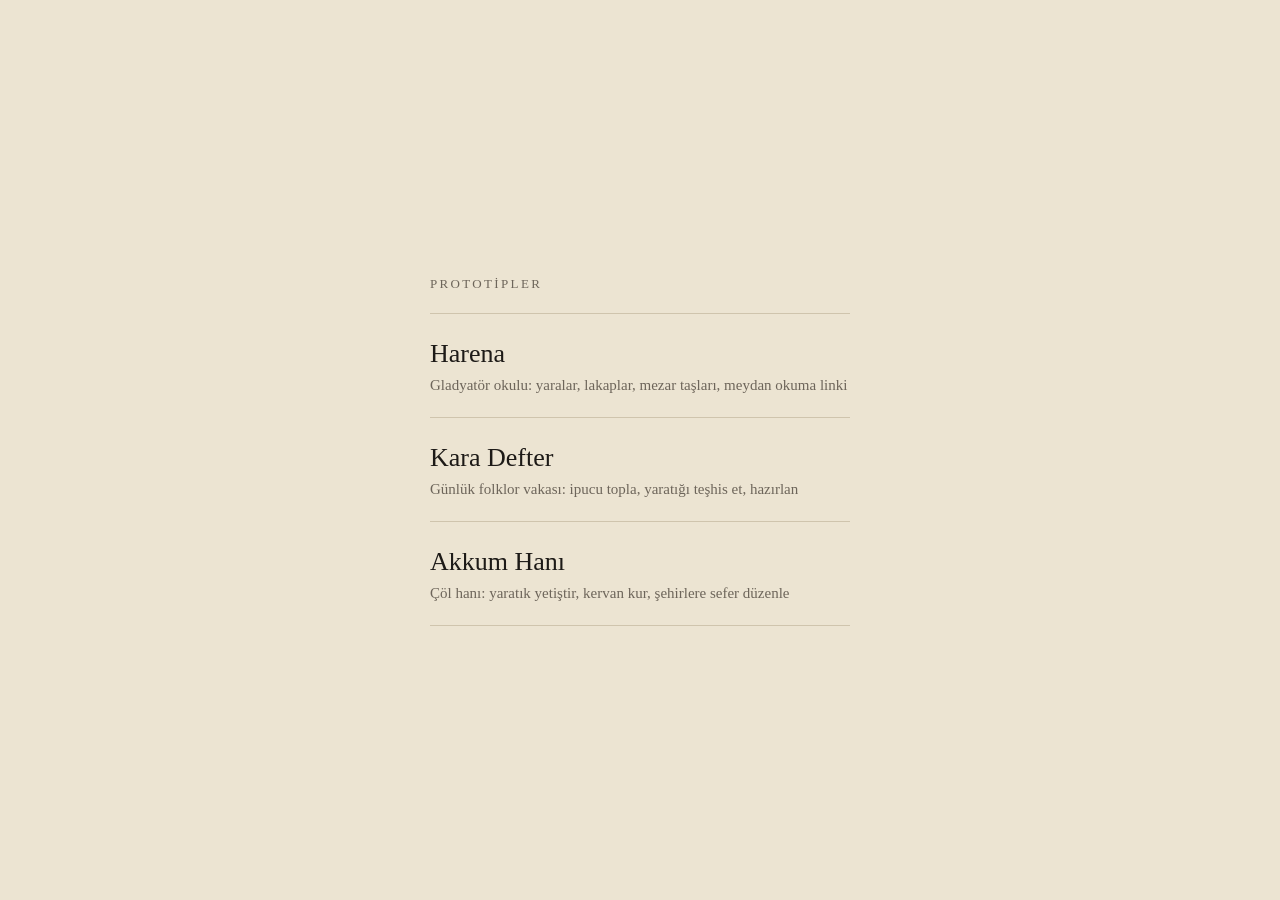
<file: index.html>
<!doctype html>
<html lang="tr">
<head>
<meta charset="utf-8">
<meta name="viewport" content="width=device-width, initial-scale=1, viewport-fit=cover">
<title>Prototipler</title>
<style>
  :root { --paper: #ece4d2; --ink: #1d1a17; --muted: #6d655a; --line: #cfc4ad; }
  * { box-sizing: border-box; }
  body { margin: 0; min-height: 100vh; background: var(--paper); color: var(--ink);
         font: 16px/1.5 Georgia, "Times New Roman", serif; display: grid; place-items: center; padding: 24px 16px; }
  main { width: 100%; max-width: 420px; }
  h1 { font-size: 13px; letter-spacing: .18em; text-transform: uppercase; color: var(--muted); font-weight: normal; margin: 0 0 20px; }
  a { display: block; padding: 20px 0; border-top: 1px solid var(--line); color: inherit; text-decoration: none; }
  a:last-child { border-bottom: 1px solid var(--line); }
  strong { display: block; font-size: 26px; font-weight: normal; }
  span { color: var(--muted); font-size: 15px; }
</style>
</head>
<body>
<main>
  <h1>Prototipler</h1>
  <a href="harena/"><strong>Harena</strong><span>Gladyatör okulu: yaralar, lakaplar, mezar taşları, meydan okuma linki</span></a>
  <a href="kara-defter/"><strong>Kara Defter</strong><span>Günlük folklor vakası: ipucu topla, yaratığı teşhis et, hazırlan</span></a>
  <a href="kervan/"><strong>Akkum Hanı</strong><span>Çöl hanı: yaratık yetiştir, kervan kur, şehirlere sefer düzenle</span></a>
</main>
</body>
</html>
</file>
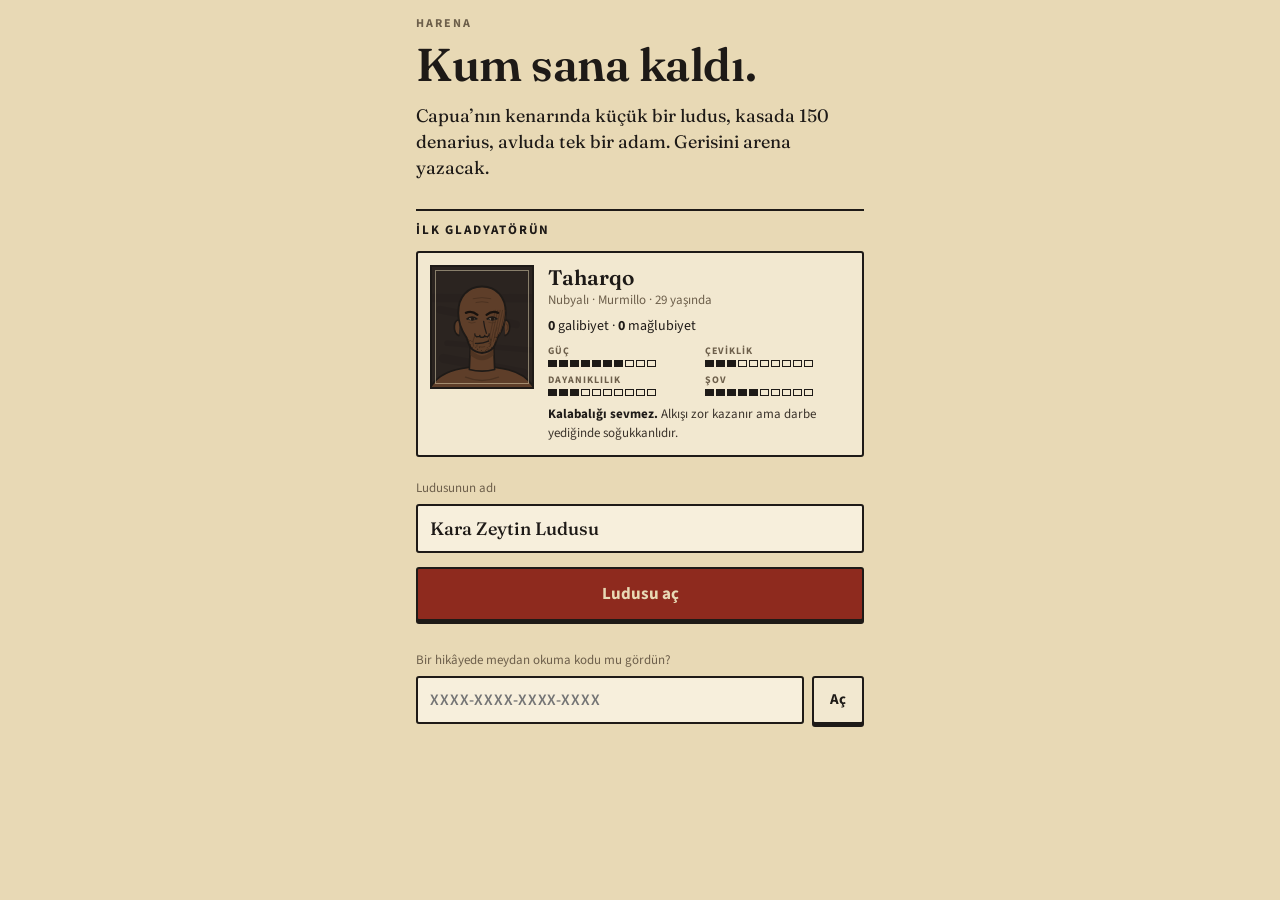
<file: harena/index.html>
<!doctype html>
<html lang="tr">
<head>
<meta charset="utf-8">
<meta name="viewport" content="width=device-width, initial-scale=1, viewport-fit=cover">
<meta name="theme-color" content="#E8D9B5">
<title>Harena</title>
<meta name="description" content="Küçük bir gladyatör okulu işlet. Yaralar kalıcı, ölüm gerçek, efsaneler paylaşılır.">
<link rel="preconnect" href="https://fonts.googleapis.com">
<link rel="preconnect" href="https://fonts.gstatic.com" crossorigin>
<link href="https://fonts.googleapis.com/css2?family=Fraunces:ital,opsz,wght@0,9..144,400..700;1,20,400..700&family=Source+Sans+3:wght@400;600;700&display=swap" rel="stylesheet">
<link rel="stylesheet" href="style.css">
</head>
<body>
<main id="app" aria-live="polite"></main>
<noscript><p style="padding:24px">Harena için JavaScript gerekiyor.</p></noscript>
<script type="module" src="js/main.js"></script>
</body>
</html>
</file>
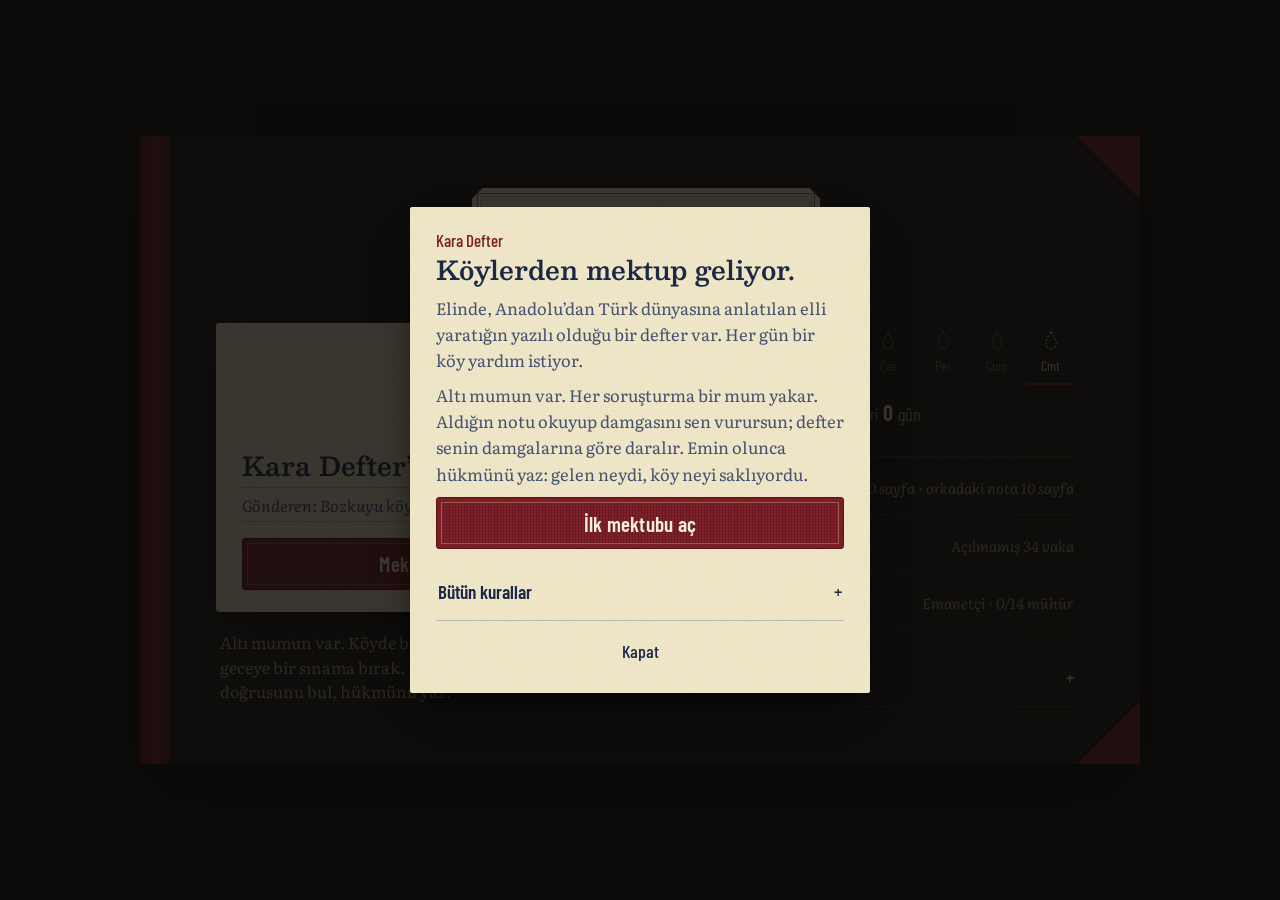
<file: kara-defter/index.html>
<!doctype html>
<html lang="tr">
<head>
<meta charset="utf-8">
<meta name="viewport" content="width=device-width, initial-scale=1, viewport-fit=cover">
<meta name="theme-color" content="#1B1916">
<meta name="color-scheme" content="light">
<title>Kara Defter</title>
<meta name="description" content="Her gün bir köyden bir vaka. Elli yaratıklık defterden doğrusunu bul, hükmünü yaz.">
<meta property="og:title" content="Kara Defter">
<meta property="og:description" content="Her gün bir köyden bir vaka. Bugünün vakasını sen çöz.">
<meta property="og:type" content="website">
<meta property="og:url" content="https://ayberkdikcinar.github.io/insta-games/kara-defter/">
<meta property="og:image" content="https://ayberkdikcinar.github.io/insta-games/kara-defter/assets/og.png">
<meta property="og:image:width" content="1200">
<meta property="og:image:height" content="630">
<meta property="og:locale" content="tr_TR">
<meta name="twitter:card" content="summary_large_image">
<link rel="manifest" href="manifest.webmanifest">
<link rel="apple-touch-icon" href="assets/apple-touch-icon.png">
<meta name="apple-mobile-web-app-capable" content="yes">
<meta name="apple-mobile-web-app-title" content="Kara Defter">
<link rel="icon" href="data:image/svg+xml,%3Csvg xmlns='http://www.w3.org/2000/svg' viewBox='0 0 32 32'%3E%3Crect width='32' height='32' rx='3' fill='%231B1916'/%3E%3Crect width='6' height='32' fill='%237B1E26'/%3E%3Cpath d='M32 22v10H22z' fill='%237B1E26'/%3E%3Cpath d='M18 6c4 6 6 9.500 6 12.500a6 6 0 0 1-12 0c0-3 2-6.500 6-12.500z' fill='%23F2A93B'/%3E%3Cpath d='M18 14c1.800 2.700 2.600 4.300 2.600 5.600a2.600 2.600 0 0 1-5.200 0c0-1.300.800-2.900 2.600-5.600z' fill='%23FBE3A6'/%3E%3C/svg%3E">
<link rel="preconnect" href="https://fonts.googleapis.com">
<link rel="preconnect" href="https://fonts.gstatic.com" crossorigin>
<link href="https://fonts.googleapis.com/css2?family=Barlow+Condensed:wght@500;600;700&family=Besley:ital,wght@0,500..800;1,500&family=Courier+Prime&family=Literata:ital,opsz,wght@0,7..72,400..600;1,7..72,400..500&display=swap" rel="stylesheet">
<link rel="stylesheet" href="style.css">
</head>
<body>
<svg width="0" height="0" style="position:absolute" aria-hidden="true" focusable="false">
  <defs>
    <filter id="ink" x="-5%" y="-5%" width="110%" height="110%">
      <feTurbulence type="fractalNoise" baseFrequency="0.045" numOctaves="2" seed="7" result="n"/>
      <feDisplacementMap in="SourceGraphic" in2="n" scale="3.2" xChannelSelector="R" yChannelSelector="G"/>
    </filter>
  </defs>
</svg>
<main id="app" class="app" aria-live="polite"></main>
<div id="dusk" class="dusk" aria-hidden="true"></div>
<div id="drawer" class="drawer" hidden></div>
<div id="sheet" class="sheet" hidden></div>
<div id="hunt" class="hunt" hidden></div>
<div id="modal" class="modal" hidden></div>
<div id="toast" class="toast" role="status" aria-live="polite"></div>
<noscript><p style="padding:24px;font-family:Georgia,serif">Kara Defter’i oynamak için JavaScript gerekli.</p></noscript>
<script type="module" src="js/main.js"></script>
</body>
</html>
</file>
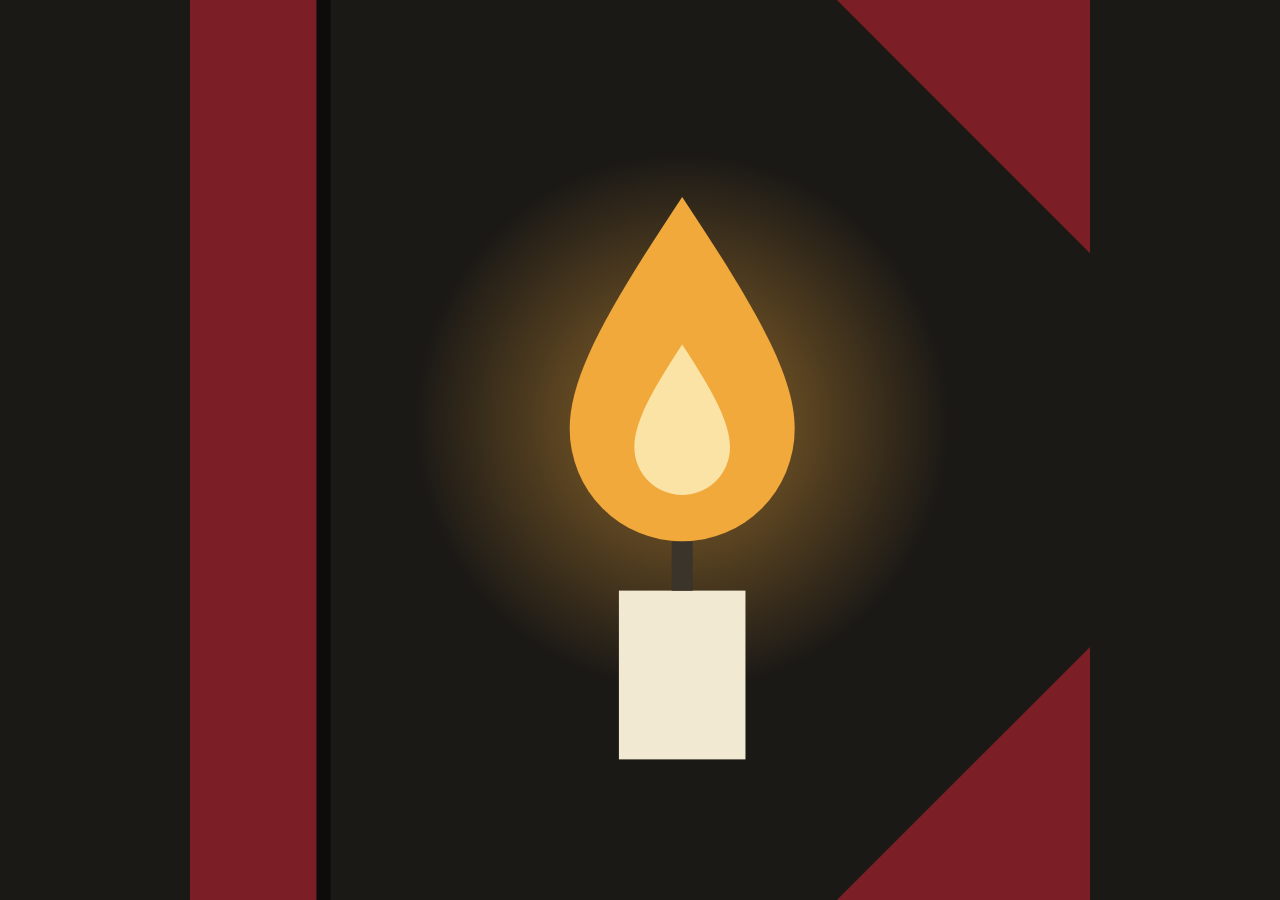
<file: kara-defter/tools/icon.html>
<!doctype html><html><head><meta charset="utf-8"><style>html,body{margin:0;background:#1B1916}svg{display:block;width:100vw;height:100vh}</style></head><body>
<!-- App icon: the ledger's cover (black cloth, bordo spine and corner) with one candle flame. Screenshot at 512, 192 and 180 px. -->
<svg viewBox="0 0 64 64" xmlns="http://www.w3.org/2000/svg">
  <defs><radialGradient id="g" cx="50%" cy="50%" r="50%"><stop offset="0" stop-color="#F2A93B" stop-opacity=".55"/><stop offset="1" stop-color="#F2A93B" stop-opacity="0"/></radialGradient></defs>
  <rect width="64" height="64" fill="#1B1916"/>
  <rect width="9" height="64" fill="#7B1E26"/><rect x="9" width="1" height="64" fill="#000" opacity=".5"/>
  <path d="M64 46v18H46z" fill="#7B1E26"/><path d="M64 0v18L46 0z" fill="#7B1E26"/>
  <circle cx="35" cy="30" r="19" fill="url(#g)"/>
  <path d="M35 14c5.300 8 8 12.700 8 16.500a8 8 0 0 1-16 0c0-3.800 2.700-8.500 8-16.500z" fill="#F2A93B"/>
  <path d="M35 24.500c2.300 3.500 3.400 5.600 3.400 7.300a3.400 3.400 0 0 1-6.800 0c0-1.700 1.100-3.800 3.400-7.300z" fill="#FBE3A6"/>
  <rect x="30.500" y="42" width="9" height="12" fill="#F1E9D2"/>
  <path d="M35 42v-3.500" stroke="#3A342A" stroke-width="1.500"/>
</svg></body></html>
</file>
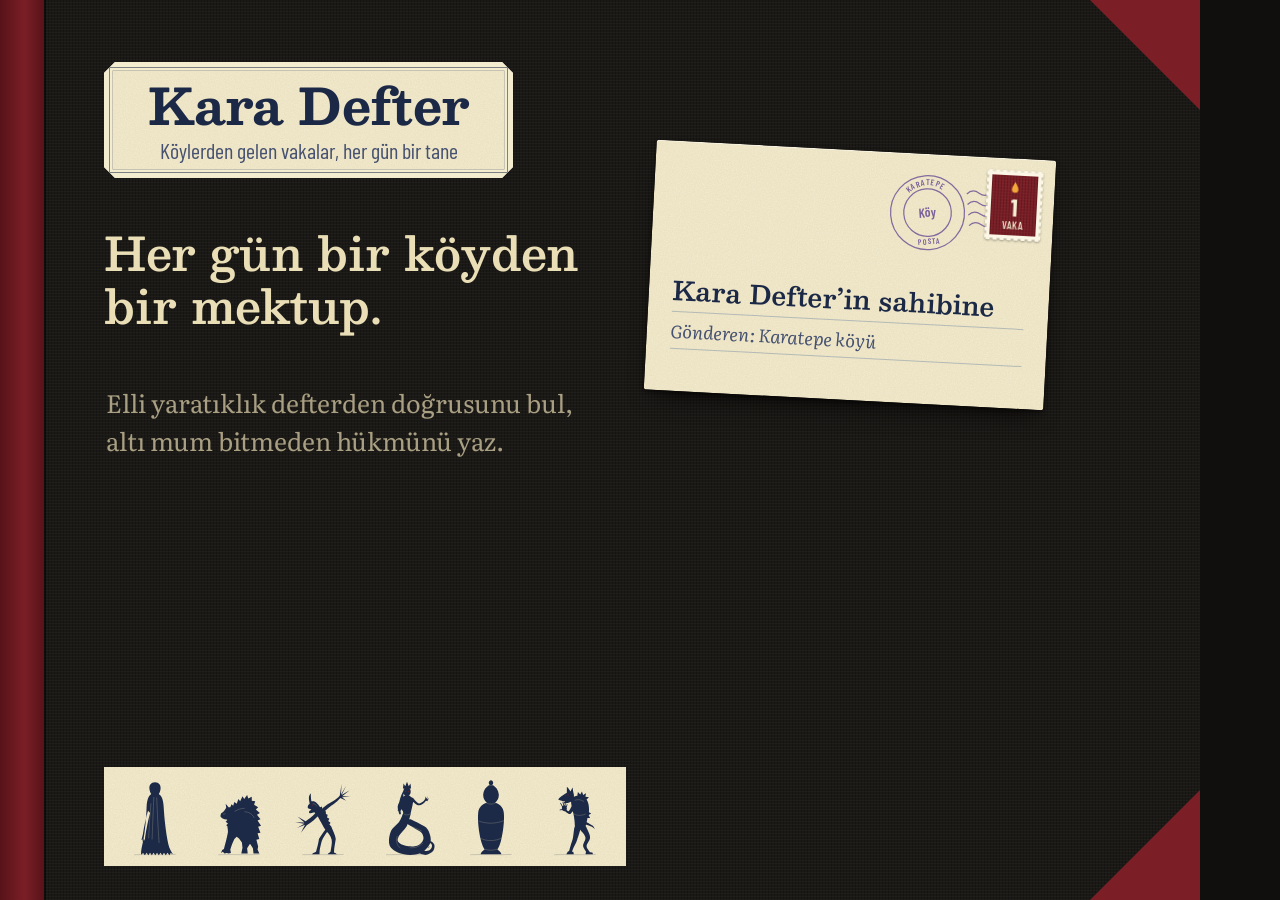
<file: kara-defter/tools/og.html>
<!doctype html>
<html lang="tr"><head><meta charset="utf-8">
<!-- Link preview, 1200×630: the closed ledger with today's envelope on it. Screenshot to assets/og.png. -->
<link href="https://fonts.googleapis.com/css2?family=Barlow+Condensed:wght@500;600;700&family=Besley:ital,wght@0,500..800;1,500&family=Literata:ital,opsz,wght@0,7..72,400..600;1,7..72,400..500&display=swap" rel="stylesheet">
<link rel="stylesheet" href="../style.css">
<style>
  html, body { margin: 0; width: 1200px; height: 630px; overflow: hidden; padding: 0; }
  body { position: relative; background-color: var(--cover); background-image: var(--weave); --ink: #E9DEB6; --ink-2: #A99F83; color: var(--ink); }
  .spine { position: absolute; left: 0; top: 0; bottom: 0; width: 44px; background: linear-gradient(90deg, var(--bordo-deep), var(--bordo) 55%, var(--bordo-deep)); box-shadow: 2px 0 0 rgba(0,0,0,.5); }
  .corner { position: absolute; right: 0; width: 110px; height: 110px; background: var(--bordo); }
  .corner.t { top: 0; clip-path: polygon(0 0, 100% 0, 100% 100%); }
  .corner.b { bottom: 0; clip-path: polygon(100% 0, 100% 100%, 0 100%); }
  .cover-label { position: absolute; left: 104px; top: 62px; margin: 0; padding: 14px 44px; }
  .label-title { font-size: 50px; }
  .label-sub { font-size: 22px; }
  .h { position: absolute; left: 104px; top: 226px; width: 500px; margin: 0; font-family: var(--display); font-weight: 600; font-size: 46px; line-height: 1.15; }
  .s { position: absolute; left: 106px; top: 384px; width: 480px; margin: 0; font-size: 25px; line-height: 1.5; color: var(--ink-2); }
  .envelope { position: absolute; right: 150px; top: 150px; width: 400px; min-height: 250px; padding: 22px 24px; transform: rotate(3deg); cursor: default; }
  .env-to { margin-top: 110px; font-size: 26px; }
  .env-from { margin-bottom: 4px; font-size: 18px; }
  .figs { position: absolute; left: 104px; bottom: 34px; display: flex; gap: 26px; align-items: flex-end; padding: 10px 22px 8px; background-color: var(--sheet); background-image: var(--grain); --ink: #1C2946; }
  .figs .sil { width: 58px; }
</style></head><body>
<svg width="0" height="0" style="position:absolute"><defs><filter id="ink" x="-5%" y="-5%" width="110%" height="110%"><feTurbulence type="fractalNoise" baseFrequency="0.045" numOctaves="2" seed="7" result="n"/><feDisplacementMap in="SourceGraphic" in2="n" scale="3.2" xChannelSelector="R" yChannelSelector="G"/></filter></defs></svg>
<div class="spine"></div><div class="corner t"></div><div class="corner b"></div>
<header class="cover-label"><p class="label-title">Kara Defter</p><p class="label-sub">Köylerden gelen vakalar, her gün bir tane</p></header>
<p class="h">Her gün bir köyden bir mektup.</p>
<p class="s">Elli yaratıklık defterden doğrusunu bul, altı mum bitmeden hükmünü yaz.</p>
<div class="envelope">
  <span class="env-post">
    <svg class="postmark" viewBox="0 0 150 100"><defs><path id="pm" d="M19 50 a31 31 0 0 1 62 0"/></defs><circle cx="50" cy="50" r="42"/><circle cx="50" cy="50" r="27"/>
      <text class="pm-name"><textPath href="#pm" startOffset="50%" text-anchor="middle">KARATEPE</textPath></text><text class="pm-date" x="50" y="55" text-anchor="middle">Köy</text><text class="pm-year" x="50" y="86" text-anchor="middle">POSTA</text>
      <path class="pm-wave" d="M96 32q7-6 14 0t14 0t14 0t14 0M96 44q7-6 14 0t14 0t14 0t14 0M96 56q7-6 14 0t14 0t14 0t14 0M96 68q7-6 14 0t14 0t14 0t14 0"/></svg>
    <span class="pul"><span class="pul-in"><svg viewBox="0 0 30 30"><path d="M15 3c4 7 6.5 11.5 6.5 15a6.5 6.5 0 0 1-13 0c0-3.5 2.5-8 6.5-15z"/></svg><b>1</b><i>VAKA</i></span></span>
  </span>
  <span class="env-to">Kara Defter’in sahibine</span>
  <span class="env-from">Gönderen: Karatepe köyü</span>
</div>
<div class="figs" id="figs"></div>
<script type="module">
  import { silhouette } from '../js/art.js';
  document.getElementById('figs').innerHTML = ['albasti', 'karakoncolos', 'surale', 'sahmeran', 'hortlak', 'kurtadam']
    .map((id) => silhouette(id)).join('');
</script></body></html>
</file>
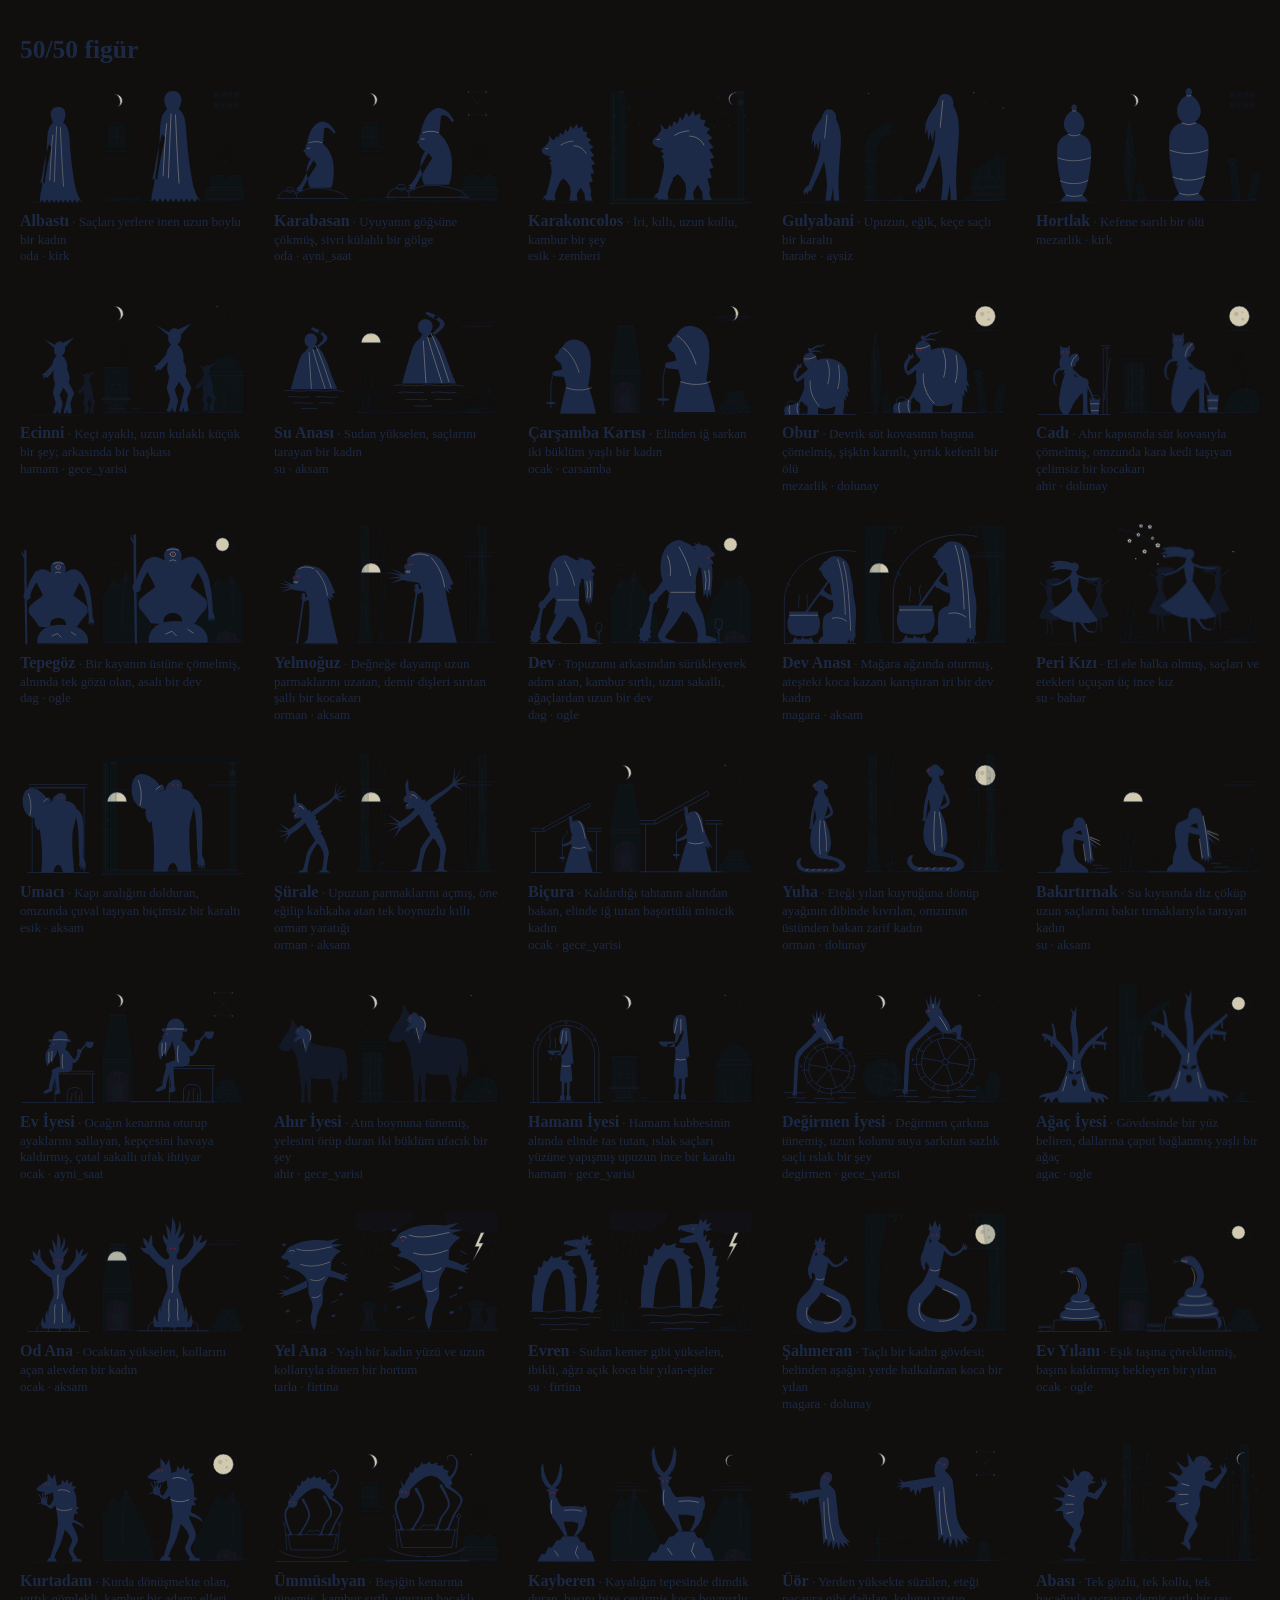
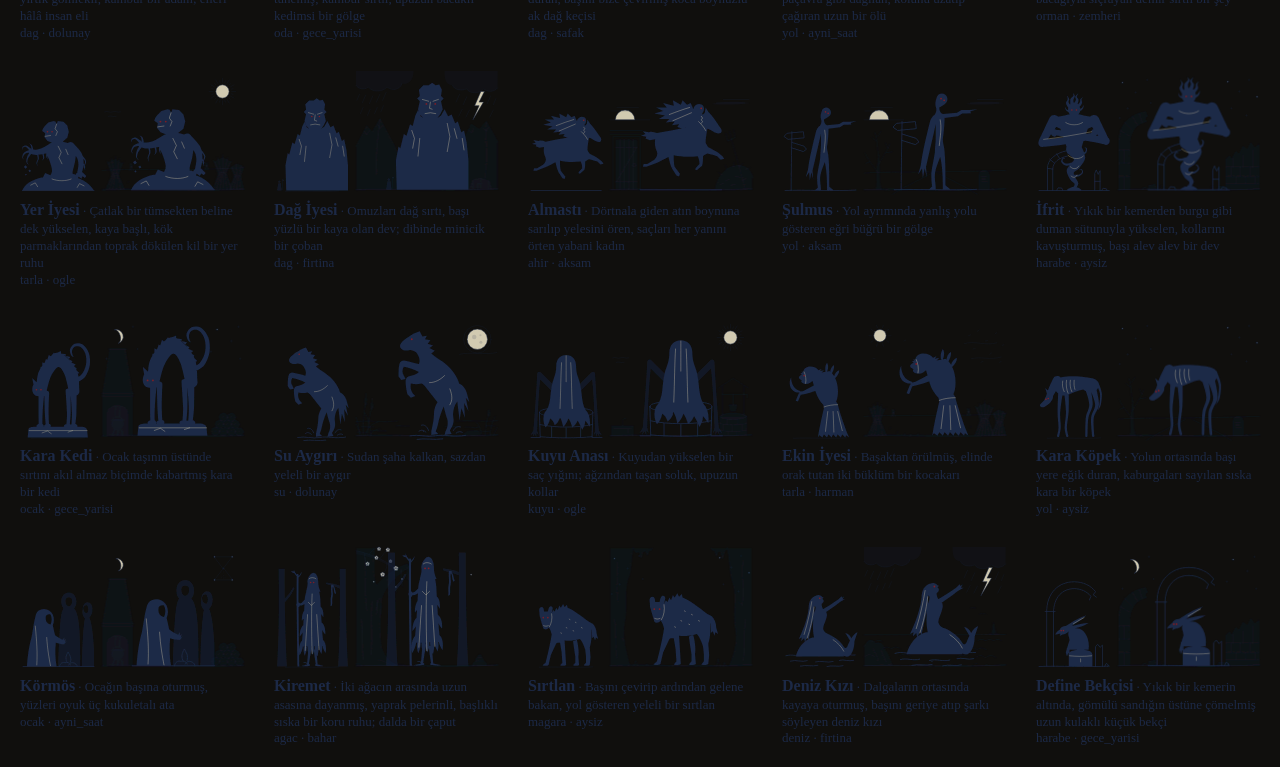
<file: kara-defter/tools/silhouettes.html>
<!doctype html>
<html lang="tr">
<head>
<meta charset="utf-8">
<meta name="viewport" content="width=device-width, initial-scale=1">
<title>Kara Defter · çizimler</title>
<link rel="stylesheet" href="../style.css">
<style>
  body { padding: 12px; }
  h2 { font-family: var(--display); margin: 18px 8px 4px; }
  .grid { display: grid; grid-template-columns: repeat(auto-fill, minmax(210px, 1fr)); gap: 14px; }
  figure { margin: 0; padding: 8px; border: 1px solid var(--rule); }
  figcaption { font-size: 13px; line-height: 1.3; margin-top: 4px; }
  figcaption b { font-family: var(--display); font-size: 16px; }
  .row3 { display: grid; grid-template-columns: 0.7fr 1.3fr; gap: 6px; align-items: end; }
  .night { background: var(--night); }
  .night .sil-body { fill: #0D0B09; }
  .night .sil-detail { stroke: #CBBD9C; opacity: 0.35; }
  .night .sil-line { stroke: #8A7D6C; }
  .night .sil-ground { stroke: #5B4F43; opacity: 1; }
  .night figcaption { color: #CBBD9C; }
</style>
</head>
<body>
<svg width="0" height="0" style="position:absolute"><defs><filter id="ink" x="-5%" y="-5%" width="110%" height="110%"><feTurbulence type="fractalNoise" baseFrequency="0.045" numOctaves="2" seed="7" result="n"/><feDisplacementMap in="SourceGraphic" in2="n" scale="3.2" xChannelSelector="R" yChannelSelector="G"/></filter></defs></svg>
<div id="out"></div>
<script type="module">
  // ?ids=a,b  only these figures · ?scenes=1 every backdrop and sky · ?night=1 night palette
  import { FIGURES, silhouette, plate } from '../js/art.js';
  import { SCENES, SKIES } from '../js/art/scenes.js';
  const q = new URLSearchParams(location.search);
  const night = q.has('night');
  const out = document.getElementById('out');
  if (night) document.body.classList.add('night');
  let roster = {};
  try { roster = Object.fromEntries((await import('../js/content/roster.js')).ROSTER.map((c) => [c.id, c])); } catch {}
  if (q.has('scenes')) {
    const ref = q.get('fig') || 'albasti';
    const skies = Object.keys(SKIES);
    out.innerHTML = `<h2>Sahneler (${Object.keys(SCENES).length}) · gökler (${skies.length})</h2><div class="grid">${
      Object.keys(SCENES).map((place, i) => `<figure>${plate(ref, { place, time: skies[i % skies.length] })}<figcaption><b>${place}</b> · ${skies[i % skies.length] || ''}</figcaption></figure>`).join('')
    }</div><h2>Gökler</h2><div class="grid">${skies.map((time) => `<figure>${plate(ref, { place: 'yol', time })}<figcaption><b>${time}</b></figcaption></figure>`).join('')}</div>`;
  } else {
    const ids = q.get('ids') ? q.get('ids').split(',') : Object.keys(roster).length ? Object.keys(roster) : Object.keys(FIGURES);
    out.innerHTML = `<h2>${ids.filter((id) => FIGURES[id]).length}/${ids.length} figür</h2><div class="grid">${ids.map((id) => {
      const r = roster[id];
      if (!FIGURES[id]) return `<figure><figcaption><b>${id}</b><br>çizilmedi</figcaption></figure>`;
      const place = r ? r.traits.yer[0] : 'yol';
      const time = r ? r.traits.zaman[0] : 'dolunay';
      return `<figure><div class="row3">${silhouette(id)}${plate(id, { place, time })}</div>
        <figcaption><b>${r ? r.name : id}</b> · ${FIGURES[id].label}<br>${place} · ${time}</figcaption></figure>`;
    }).join('')}</div>`;
  }
</script>
</body>
</html>
</file>
<file: harena/style.css>
:root {
  --sand: #E8D9B5;
  --paper: #F2E8D0;
  --paper-2: #F7EFDC;
  --ink: #1E1A17;
  --red: #8E2A1E;
  --ochre: #C8963E;
  --bronze: #A9783A;
  --green: #3F5A2E;
  --muted: #6D5F4B;
  --line: #CDBB94;
  --serif: "Fraunces", Georgia, serif;
  --sans: "Source Sans 3", "Helvetica Neue", Arial, sans-serif;
}

* { box-sizing: border-box; }
html { -webkit-text-size-adjust: 100%; }
body {
  margin: 0;
  background: var(--sand);
  color: var(--ink);
  font: 16px/1.45 var(--sans);
  -webkit-tap-highlight-color: transparent;
}
#app {
  max-width: 480px;
  margin: 0 auto;
  padding: calc(16px + env(safe-area-inset-top)) 16px calc(104px + env(safe-area-inset-bottom));
  min-height: 100vh;
}
button, input { font: inherit; color: inherit; }
button { cursor: pointer; }
h1, h2, h3, p { margin: 0; }

.kicker {
  font: 700 12px/1.3 var(--sans);
  letter-spacing: .16em;
  text-transform: uppercase;
  color: var(--muted);
}
h1 { font: 600 30px/1.12 var(--serif); letter-spacing: -.01em; margin: 6px 0 10px; }
.display { font-size: 46px; line-height: 1.02; margin: 10px 0 14px; }
.lead { font: 400 18px/1.45 var(--serif); margin: 4px 0 14px; }
.note {
  background: var(--paper);
  border-left: 4px solid var(--ochre);
  padding: 10px 12px;
  font-size: 14px;
  margin: 12px 0;
}
.note.small { font-size: 13px; margin-top: -4px; }
.hint { font: italic 400 14px/1.4 var(--serif); color: var(--muted); margin-top: 8px; }

/* buttons */
.btn {
  display: inline-flex; align-items: center; justify-content: center; gap: 6px;
  font: 700 15px/1.2 var(--sans);
  padding: 12px 16px;
  border: 2px solid var(--ink);
  background: var(--paper);
  color: var(--ink);
  border-radius: 3px;
  box-shadow: 0 3px 0 var(--ink);
  text-decoration: none;
  transition: transform .06s, box-shadow .06s;
}
.btn:active:not(:disabled) { transform: translateY(2px); box-shadow: 0 1px 0 var(--ink); }
.btn.primary { background: var(--red); color: var(--sand); }
.btn.big { width: 100%; font-size: 17px; padding: 15px 18px; }
.btn.small { padding: 8px 11px; font-size: 13px; box-shadow: 0 2px 0 var(--ink); }
.btn.ghost { background: transparent; border-color: transparent; box-shadow: none; text-decoration: underline; text-underline-offset: 3px; }
.btn:disabled { opacity: .42; cursor: not-allowed; }
.btn .coin { width: 15px; height: 15px; }

.purse { display: inline-flex; align-items: center; gap: 6px; font: 700 18px var(--sans); white-space: nowrap; }
.coin { width: 18px; height: 18px; flex: none; }

/* gladiator card */
.gcard {
  display: grid;
  grid-template-columns: 104px 1fr;
  gap: 14px;
  background: var(--paper);
  border: 2px solid var(--ink);
  border-radius: 3px;
  padding: 12px;
  margin: 12px 0;
}
.gcard .portrait svg { width: 104px; height: auto; display: block; border: 2px solid var(--ink); }
.ginfo { min-width: 0; }
.ginfo h3 { font: 600 21px/1.15 var(--serif); }
.ginfo h3 em, .hp em { font-style: italic; font-weight: 500; color: var(--red); }
.meta { font-size: 13px; color: var(--muted); margin-top: 2px; }
.rec { font-size: 14px; margin: 6px 0 8px; }
.stats { display: grid; grid-template-columns: 1fr 1fr; gap: 6px 12px; margin: 0; }
.stats div { min-width: 0; }
.stats dt { font: 700 10px var(--sans); letter-spacing: .1em; text-transform: uppercase; color: var(--muted); }
.stats dd { margin: 2px 0 0; }
.bar { display: flex; gap: 2px; }
.bar i { flex: 1; max-width: 9px; height: 7px; border: 1.5px solid var(--ink); }
.bar i.on { background: var(--ink); }
.quirk { font-size: 13px; margin-top: 9px; color: #3b332b; }
.quirk span { font-weight: 700; color: var(--ink); }
.chips { list-style: none; padding: 0; margin: 8px 0 0; display: flex; flex-wrap: wrap; gap: 5px; }
.chips li { border: 1.5px solid var(--red); color: var(--red); font: 700 12px var(--sans); padding: 2px 8px; border-radius: 99px; }
.condrow { margin-top: 9px; }
.cond { font: 700 13px var(--sans); color: var(--muted); }
.cond.ok { color: var(--green); }
.cond.hurt { color: var(--red); }
.gactions { display: flex; flex-wrap: wrap; gap: 8px; margin-top: 12px; }
.sold { font: 700 13px var(--sans); color: var(--muted); text-transform: uppercase; letter-spacing: .1em; }

/* ludus */
.topbar { display: flex; justify-content: space-between; align-items: flex-end; gap: 12px; margin-bottom: 14px; }
.topbar h1 { margin-bottom: 0; }
.ferman-banner {
  display: grid; gap: 4px; width: 100%; text-align: left;
  background: var(--ink); color: var(--sand);
  border: 0; border-radius: 3px; padding: 14px 16px;
}
.ferman-banner .kicker { color: var(--ochre); }
.ferman-text { font: italic 500 19px/1.3 var(--serif); }
.ferman-state { font: 600 13px var(--sans); color: #CBBB98; }
.section {
  font: 700 13px var(--sans); letter-spacing: .14em; text-transform: uppercase;
  border-top: 2px solid var(--ink); padding-top: 10px; margin: 28px 0 2px;
  display: flex; justify-content: space-between;
}
.section small { font-size: 13px; color: var(--muted); letter-spacing: .06em; }
.slot {
  display: flex; justify-content: space-between; align-items: baseline;
  width: 100%; margin: 10px 0 0; padding: 18px 16px;
  border: 2px dashed var(--muted); border-radius: 3px; background: transparent;
  font: 500 18px var(--serif); text-align: left;
}
.slot span { font: 700 13px var(--sans); color: var(--muted); }
.slot.locked { opacity: .55; border-style: dotted; }
.graves, .trophies { list-style: none; padding: 0; margin: 8px 0 0; }
.graves button, .trophies li {
  display: flex; gap: 12px; align-items: center; width: 100%; text-align: left;
  background: none; border: 0; border-bottom: 1px solid var(--line); padding: 10px 0;
}
.graves b, .trophies b { font: 600 17px var(--serif); }
.graves small, .trophies small { display: block; font-size: 13px; color: var(--muted); }
.stone { flex: none; width: 20px; height: 26px; background: #BDB3A1; border: 2px solid var(--ink); border-radius: 10px 10px 2px 2px; }
.helm { flex: none; width: 24px; height: 18px; background: var(--bronze); border: 2px solid var(--ink); border-radius: 12px 12px 3px 3px; position: relative; }
.helm::after { content: ''; position: absolute; left: -5px; right: -5px; bottom: -2px; height: 4px; background: var(--bronze); border: 2px solid var(--ink); border-radius: 2px; }

.codeform { margin: 30px 0 8px; }
.codeform label, .field label { display: block; font-size: 13px; color: var(--muted); margin-bottom: 6px; }
.coderow { display: flex; gap: 8px; }
.coderow input, .field input {
  flex: 1; min-width: 0;
  font: 600 16px var(--sans); letter-spacing: .06em;
  padding: 11px 12px; border: 2px solid var(--ink); border-radius: 3px; background: var(--paper-2);
}
.field { margin: 22px 0 6px; }
.field input { width: 100%; letter-spacing: 0; font: 500 18px var(--serif); margin-bottom: 14px; }

.actionbar {
  position: fixed; bottom: 0; left: 50%; transform: translateX(-50%);
  width: min(480px, 100%);
  display: grid; grid-template-columns: 1fr 1.25fr 1fr; gap: 8px;
  padding: 10px 16px calc(12px + env(safe-area-inset-bottom));
  background: rgba(232, 217, 181, .97);
  border-top: 2px solid var(--ink);
  z-index: 10;
}
.actionbar .btn { padding: 12px 6px; }

.subbar { display: grid; grid-template-columns: auto 1fr auto; align-items: center; gap: 10px; margin-bottom: 14px; }
.subbar .kicker { text-align: center; }
.back { background: none; border: 0; font: 700 15px var(--sans); padding: 6px 0; }

/* setup */
.step { display: flex; align-items: center; gap: 10px; font: 600 20px var(--serif); margin: 26px 0 10px; }
.step span { display: inline-grid; place-items: center; width: 26px; height: 26px; border: 2px solid var(--ink); border-radius: 50%; font: 700 13px var(--sans); }
.picks, .opps { display: grid; gap: 8px; }
.pick, .opp {
  display: grid; grid-template-columns: 52px 1fr; gap: 12px; align-items: center; text-align: left;
  padding: 8px 10px 8px 8px; background: var(--paper); border: 2px solid var(--line); border-radius: 3px;
}
.pick.sel, .opp.sel { border-color: var(--ink); background: var(--paper-2); box-shadow: inset 4px 0 0 var(--red); }
.opp:disabled { cursor: default; opacity: 1; }
.mini svg { width: 52px; height: auto; display: block; border: 1.5px solid var(--ink); }
.otext b { display: block; font: 600 17px/1.2 var(--serif); }
.otext small { display: block; font-size: 13px; color: var(--muted); }
.tier { display: block; font: 700 11px var(--sans); letter-spacing: .14em; text-transform: uppercase; }
.tier.t0 { color: var(--green); }
.tier.t1 { color: #8A6420; }
.tier.t2 { color: var(--red); }
.arms { display: grid; grid-template-columns: repeat(3, 1fr); gap: 8px; }
.arm {
  display: flex; flex-direction: column; align-items: flex-start; gap: 2px; text-align: left;
  padding: 10px 7px; border: 2px solid var(--line); background: var(--paper); border-radius: 3px; min-width: 0;
}
.arm b { font: 600 13.5px var(--serif); letter-spacing: -.01em; white-space: nowrap; }
.arm small { font-size: 12px; color: var(--muted); line-height: 1.25; }
.arm.sel { background: var(--ink); border-color: var(--ink); color: var(--sand); }
.arm.sel small { color: #CBBB98; }
.tag { margin-top: 6px; font: 700 10px var(--sans); letter-spacing: .1em; text-transform: uppercase; padding: 2px 6px; border: 1.5px solid currentColor; border-radius: 2px; color: var(--muted); }
.tag.good { color: var(--green); }
.tag.bad { color: var(--red); }
.arm.sel .tag { color: #CBBB98; }
.arm.sel .tag.good { color: #B9CF8C; }
.arm.sel .tag.bad { color: #EBA48E; }
.arm:disabled { opacity: .45; cursor: not-allowed; }
.stances { display: grid; gap: 8px; }
.stance { text-align: left; padding: 11px 12px; border: 2px solid var(--line); background: var(--paper); border-radius: 3px; }
.stance b { font: 600 17px var(--serif); }
.stance small { display: block; font-size: 13px; color: var(--muted); }
.stance.sel { border-color: var(--ink); background: var(--paper-2); box-shadow: inset 4px 0 0 var(--red); }
.go { margin-top: 24px; }
.go p { text-align: center; font-size: 14px; color: var(--muted); margin-bottom: 10px; }
.rule { font: italic 500 20px/1.35 var(--serif); border-left: 4px solid var(--red); padding-left: 12px; margin-bottom: 6px; }

/* fight */
.fight { padding-top: 4px; }
.hprow { display: grid; grid-template-columns: 1fr auto 1fr; gap: 10px; align-items: end; }
.hp b { display: block; font: 600 17px/1.15 var(--serif); }
.hp em { display: block; font: italic 500 13px var(--serif); color: var(--red); margin-bottom: 2px; }
.hp.right { text-align: right; }
.hpbar { height: 12px; border: 2px solid var(--ink); background: var(--paper-2); margin-top: 6px; display: flex; }
.hpbar i { display: block; height: 100%; background: var(--red); transition: width .35s ease-out; }
.hp.right .hpbar { justify-content: flex-end; }
.hp.right .hpbar i { background: #3F4A35; }
.vs { font: 700 10px/1.5 var(--sans); letter-spacing: .1em; text-transform: uppercase; color: var(--muted); text-align: center; padding-bottom: 2px; }
.arena { position: relative; margin: 12px -16px 0; background: #2E241F; border-top: 2px solid var(--ink); border-bottom: 2px solid var(--ink); }
.arena-canvas { display: block; margin: 0 auto; }
.arena-overlay { position: absolute; inset: 0; display: flex; justify-content: center; align-items: flex-start; padding-top: 9%; pointer-events: none; }
.verdict {
  text-align: center; background: rgba(232, 217, 181, .95); border: 2px solid var(--ink);
  padding: 10px 26px 12px; animation: pop .35s ease-out;
}
.verdict strong { display: block; font: italic 700 42px/1.1 var(--serif); color: var(--red); }
.verdict span { display: block; font: 700 12px var(--sans); letter-spacing: .2em; text-transform: uppercase; }
.verdict.dark { background: rgba(30, 26, 23, .94); color: var(--sand); }
.verdict.dark strong { color: var(--sand); }
@keyframes pop { from { transform: scale(.88); opacity: 0; } to { transform: none; opacity: 1; } }
.crowd { display: grid; grid-template-columns: auto 1fr auto; gap: 10px; align-items: center; margin: 14px 0 6px; }
.crowd span { font: 700 11px var(--sans); letter-spacing: .14em; text-transform: uppercase; color: var(--muted); }
.crowd b { font: 700 14px var(--sans); min-width: 26px; text-align: right; }
.meter { height: 8px; background: var(--line); }
.meter i { display: block; height: 100%; background: var(--ochre); transition: width .35s ease-out; }
.log { list-style: none; padding: 0; margin: 0; min-height: 132px; }
.log li { font: 400 16px/1.35 var(--serif); padding: 7px 0; border-bottom: 1px solid var(--line); opacity: .5; }
.log li:first-child { opacity: 1; }
.log li.strong { font-weight: 600; }
.skip { display: flex; margin: 10px 0 0 auto; }

/* result */
.outcome { font: 700 58px/1 var(--serif); margin: 8px 0 8px; }
.outcome.won { color: var(--red); }
.changes { list-style: none; padding: 0; margin: 6px 0 0; }
.changes li { padding: 10px 0; border-bottom: 1px solid var(--line); font-size: 16px; }
.changes li small { color: var(--muted); }
.changes .bad { color: var(--red); }
.changes .good { color: var(--green); }
.buttons { display: grid; gap: 10px; margin-top: 22px; }

/* epitaph */
.screen.epitaph {
  margin: calc(-16px - env(safe-area-inset-top)) -16px calc(-104px - env(safe-area-inset-bottom));
  padding: calc(20px + env(safe-area-inset-top)) 16px 48px;
  background: #241D19; color: var(--sand); min-height: 100vh;
}
.epitaph .kicker { color: var(--ochre); }
.epitaph .back { color: var(--sand); }
.epitaph .ghost { color: var(--sand); }
.stele {
  margin: 18px 6px 0;
  background: #BDB3A1;
  border: 3px solid var(--ink);
  border-radius: 190px 190px 4px 4px;
  box-shadow: inset 0 0 0 11px #BDB3A1, inset 0 0 0 13px #968C79;
  padding: 44px 26px 34px;
  text-align: center;
  color: #3F382F;
  text-shadow: 0 1px 0 #D9D0BF;
}
.dm { font: 600 22px var(--serif); letter-spacing: .32em; }
.medal { width: 118px; height: 118px; border-radius: 50%; overflow: hidden; margin: 12px auto 14px; border: 3px solid #5E564A; filter: grayscale(1) sepia(.2) contrast(.92); }
.medal svg { display: block; width: 118px; height: auto; margin-top: -4px; }
.stele h1 { font: 600 32px/1.1 var(--serif); letter-spacing: .06em; margin: 0; color: #3F382F; }
.snick { font: italic 500 20px var(--serif); color: #5A2A20; margin-top: 4px; }
.sline { font: 700 11px var(--sans); letter-spacing: .14em; color: #5E564A; margin: 12px 0 10px; }
.sorigin { font: 400 17px/1.4 var(--serif); }
.smain { font: italic 500 21px/1.4 var(--serif); color: #2E2822; margin: 14px 0 0; }
.sextra { font: 400 16px var(--serif); margin-top: 10px; }
.send { font: 400 15px var(--serif); color: #5E564A; margin-top: 14px; }

/* ferman / challenge */
.rule-title { font: italic 500 26px/1.25 var(--serif); }
.done { background: var(--ink); color: var(--sand); padding: 14px 16px; border-radius: 3px; margin-top: 12px; }
.done .kicker { color: var(--ochre); }
.done .big { font: 600 24px var(--serif); margin: 4px 0; }
.challenge h1 { font-size: 27px; }

/* share sheet */
.sheet-wrap {
  position: fixed; inset: 0; z-index: 50;
  background: rgba(18, 14, 12, .8);
  display: flex; align-items: flex-end; justify-content: center;
}
.sheet {
  width: min(480px, 100%); max-height: 96vh; overflow: auto;
  background: var(--sand); border-top: 2px solid var(--ink);
  padding: 16px 16px calc(16px + env(safe-area-inset-bottom));
  animation: up .25s ease-out;
}
@keyframes up { from { transform: translateY(30px); opacity: 0; } to { transform: none; opacity: 1; } }
.sheet-img { display: block; height: min(56vh, 520px); width: auto; max-width: 100%; margin: 0 auto; border: 2px solid var(--ink); }
.sheet-hint { font-size: 13px; color: var(--muted); text-align: center; margin: 10px 0 12px; }
.sheet-actions { display: grid; grid-template-columns: 1fr 1fr; gap: 8px; }
.sheet-actions .primary, .sheet-actions .ghost { grid-column: 1 / -1; }
.sheet-link { font-size: 12px; word-break: break-all; color: var(--muted); margin-top: 10px; text-align: center; }

.toast {
  position: fixed; left: 50%; bottom: calc(86px + env(safe-area-inset-bottom)); transform: translate(-50%, 10px);
  background: var(--ink); color: var(--sand); padding: 10px 14px; border-radius: 3px;
  font: 600 14px var(--sans); max-width: calc(100% - 32px); width: max-content;
  opacity: 0; pointer-events: none; transition: opacity .2s, transform .2s; z-index: 60;
}
.toast.on { opacity: 1; transform: translate(-50%, 0); }

@media (max-width: 360px) {
  .gcard { grid-template-columns: 84px 1fr; gap: 10px; }
  .gcard .portrait svg { width: 84px; }
  .arms { grid-template-columns: 1fr; }
  .display { font-size: 38px; }
}
</file>
<file: kara-defter/style.css>
/* Kara Defter — "kara kaplı defter": a black cloth ledger with a bordo spine, on a table at night.
   Outside the book everything is dark and lit by the candles; whatever is read sits on straw paper in blue-black ink.
   Type: Besley = the ledger's printed label and every name and title, Literata = what is read, Barlow Condensed = the ledger's printed furniture,
   Courier Prime = letters typed in an office. */

:root {
  --table: #100F0D;
  --cover: #1B1916;
  --bordo: #7B1E26;
  --bordo-deep: #571319;
  --paper: #E9DEB6;
  --sheet: #F4ECCF;
  --paper-lo: #DBCD9E;
  --mor: #5B3B8F;
  --kenar: rgba(200, 100, 92, 0.8);
  --flame: #F2A93B;
  --flame-core: #FBE3A6;
  --wax: #F1E9D2;
  --night: #0C0B09;

  /* ink on paper; dark surfaces re-point these (see "surfaces") */
  --ink: #1C2946;
  --ink-2: #455170;
  --ink-3: #76809A;
  --line: rgba(98, 124, 158, 0.42);

  --display: "Besley", Georgia, "Times New Roman", serif;
  --read: "Literata", Georgia, "Times New Roman", serif;
  --form: "Barlow Condensed", "Arial Narrow", "Helvetica Neue", sans-serif;
  --type: "Courier Prime", "Courier New", monospace;

  --pt: max(10px, env(safe-area-inset-top));
  --pl: 44px;
  --pr: 18px;
  --lit: 1;
  --margin-line: linear-gradient(90deg, transparent 26px, var(--kenar) 26px 27px, transparent 27px 29.5px, var(--kenar) 29.5px 30.5px, transparent 30.5px);

  --grain: url("data:image/svg+xml,%3Csvg xmlns='http://www.w3.org/2000/svg' width='240' height='240'%3E%3Cfilter id='n'%3E%3CfeTurbulence type='fractalNoise' baseFrequency='.8' numOctaves='3' stitchTiles='stitch'/%3E%3CfeColorMatrix values='0 0 0 0 .32 0 0 0 0 .26 0 0 0 0 .1 .14 0 0 0 0'/%3E%3C/filter%3E%3Crect width='100%25' height='100%25' filter='url(%23n)'/%3E%3C/svg%3E");
  --weave: repeating-linear-gradient(0deg, rgba(255, 244, 214, 0.028) 0 1px, transparent 1px 3px), repeating-linear-gradient(90deg, rgba(0, 0, 0, 0.2) 0 1px, transparent 1px 3px);
  color-scheme: light;
}

* { box-sizing: border-box; }
[hidden] { display: none !important; }
html { -webkit-text-size-adjust: 100%; background: var(--table); }

body {
  margin: 0;
  min-height: 100vh;
  background: var(--table);
  color: var(--ink);
  font-family: var(--read);
  font-size: 17px;
  line-height: 1.6;
  font-variant-numeric: lining-nums;
  -webkit-font-smoothing: antialiased;
  -webkit-tap-highlight-color: transparent;
}
body.locked { overflow: hidden; }
body.low-light { --ink-2: #364260; --ink-3: #5C6784; }

button { font: inherit; color: inherit; -webkit-appearance: none; appearance: none; }
:focus-visible { outline: 2px solid var(--flame); outline-offset: 2px; }

/* ---------- surfaces ---------- */

/* the open page: straw paper with the ledger's red margin line */
.app {
  position: relative;
  max-width: 480px;
  min-height: 100vh;
  min-height: 100dvh;
  margin: 0 auto;
  padding: var(--pt) var(--pr) calc(48px + env(safe-area-inset-bottom)) var(--pl);
  background-color: var(--paper);
  background-image: var(--margin-line), var(--grain);
}

/* dark surfaces: the cover, the candle shelf, the tray of remaining pages, the night scene */
.app[data-view="home"], .casebar, .shelf, .tray, .hunt {
  --ink: #E9DEB6;
  --ink-2: #A99F83;
  --ink-3: #7B735F;
  --line: rgba(233, 222, 182, 0.15);
  color: var(--ink);
}
/* paper objects lying on a dark surface */
.cover-label, .envelope, .closed, .call, .slip, .letter, .modal-card, .sheet-card, .drawer-card, .toast {
  --ink: #1C2946;
  --ink-2: #455170;
  --ink-3: #76809A;
  --line: rgba(98, 124, 158, 0.42);
  color: var(--ink);
}

/* ---------- type ---------- */

.kicker { margin: 0; font-family: var(--form); font-weight: 500; font-size: 17px; line-height: 1.3; color: var(--bordo); }
.title { margin: 4px 0 10px; font-family: var(--display); font-weight: 600; font-size: 29px; line-height: 1.15; }
.lede { margin: 0 0 8px; font-size: 16.5px; color: var(--ink-2); }
.center { text-align: center; }
.aka { margin: 0 0 16px; font-style: italic; color: var(--ink-2); }
.section-note { margin: 0 0 12px; font-size: 16px; line-height: 1.45; color: var(--ink-2); }
.section-s { margin: 18px 0 6px; font-family: var(--form); font-weight: 600; font-size: 17px; color: var(--bordo); }
.hint { margin: 12px 0 0; text-align: center; font-size: 15px; font-style: italic; color: var(--ink-2); }
.muted { font-size: 14.5px; font-style: italic; color: var(--ink-3); }
.wrong { font-style: italic; font-weight: 400; color: var(--bordo); }
.hand { margin: 8px 0; font-family: var(--read); font-style: italic; font-size: 16.5px; line-height: 1.6; white-space: pre-line; }

/* ---------- buttons ---------- */

.btn {
  display: block; width: 100%; min-height: 52px; margin-top: 10px; padding: 12px 18px;
  border: 1.5px solid var(--ink); border-radius: 3px; background: transparent;
  font-family: var(--form); font-weight: 600; font-size: 21px; line-height: 1.2; letter-spacing: 0.01em;
  text-align: center; text-decoration: none; color: var(--ink); cursor: pointer;
}
.btn:active { transform: translateY(1px); }
.btn:disabled { opacity: 0.45; cursor: default; transform: none; }
/* the main action is cut from the same cloth as the spine */
.btn-blood {
  border-color: var(--bordo-deep); background-color: var(--bordo); background-image: var(--weave); color: #F7EFD3;
  box-shadow: inset 0 0 0 4px var(--bordo), inset 0 0 0 5px rgba(247, 239, 211, 0.28);
}
.btn-ink { border-color: var(--ink); background: var(--ink); color: var(--sheet); }
.btn-paper { border-color: var(--sheet); background: var(--sheet); color: #1C2946; }
.btn-ghost { background: transparent; }
.link { padding: 10px 0; border: 0; background: none; font-family: var(--form); font-weight: 500; font-size: 18px; cursor: pointer; }

/* ---------- home: the closed ledger ---------- */

.app[data-view="home"] {
  padding-left: 34px;
  background-color: var(--cover);
  background-image: var(--weave);
}
/* bordo cloth spine and corners */
.app[data-view="home"]::before {
  content: ""; position: absolute; left: 0; top: 0; bottom: 0; width: 16px;
  background: linear-gradient(90deg, var(--bordo-deep), var(--bordo) 55%, var(--bordo-deep)), var(--weave);
  box-shadow: 1px 0 0 rgba(0, 0, 0, 0.5), 3px 0 6px rgba(0, 0, 0, 0.35);
}
.app[data-view="home"]::after {
  content: ""; position: absolute; right: 0; top: 0; bottom: 0; width: 46px; pointer-events: none;
  background:
    linear-gradient(225deg, var(--bordo) 0 32px, rgba(0, 0, 0, 0.45) 32px 33px, transparent 33px) top right / 46px 46px no-repeat,
    linear-gradient(315deg, var(--bordo) 0 32px, rgba(0, 0, 0, 0.45) 32px 33px, transparent 33px) bottom right / 46px 46px no-repeat;
}

/* the label pasted on the cover */
.cover-label {
  width: fit-content; max-width: 100%; margin: 22px auto 30px; padding: 12px 22px 12px;
  background-color: var(--sheet); background-image: var(--grain); text-align: center;
  clip-path: polygon(11px 0, calc(100% - 11px) 0, 100% 11px, 100% calc(100% - 11px), calc(100% - 11px) 100%, 11px 100%, 0 calc(100% - 11px), 0 11px);
  box-shadow: inset 0 0 0 5px var(--sheet), inset 0 0 0 6px rgba(28, 41, 70, 0.55), inset 0 0 0 8.5px var(--sheet), inset 0 0 0 9px rgba(28, 41, 70, 0.4);
}
.label-title { margin: 0; font-family: var(--display); font-weight: 700; font-size: 33px; line-height: 1.15; }
.label-sub { margin: 3px 0 0; font-family: var(--form); font-size: clamp(13.5px, 4.1vw, 16px); line-height: 1.25; white-space: nowrap; color: var(--ink-2); }

.today { position: relative; padding-bottom: 4px; }
.cover-note { margin: 18px 4px 0; font-size: 16px; line-height: 1.55; color: var(--ink-2); }

/* today's letter, still in its envelope */
.envelope {
  position: relative; display: block; width: 100%; min-height: 214px; padding: 16px 18px 16px;
  border: 0; border-radius: 3px; background-color: var(--sheet); background-image: var(--grain);
  text-align: left; cursor: pointer;
  box-shadow: 0 1px 0 rgba(255, 255, 255, 0.5) inset, 0 14px 26px -12px rgba(0, 0, 0, 0.85), 0 2px 4px rgba(0, 0, 0, 0.5);
}
.envelope:active { transform: translateY(1px); }
.env-post { position: absolute; top: 12px; right: 12px; display: flex; align-items: flex-start; }
.postmark { width: 132px; height: 88px; margin-right: -30px; transform: rotate(-7deg); overflow: visible; }
.postmark circle, .postmark .pm-wave { fill: none; stroke: var(--mor); stroke-width: 1.4; opacity: 0.72; }
.postmark text { fill: var(--mor); opacity: 0.78; font-family: var(--form); font-weight: 600; }
.pm-name { font-size: 9.5px; letter-spacing: 0.08em; }
.pm-date { font-size: 15px; }
.pm-year { font-size: 9px; letter-spacing: 0.1em; }
.pul {
  flex: none; width: 56px; height: 70px; padding: 5px;
  background: radial-gradient(circle at center, transparent 0 1.8px, #FBF6E6 2px) -3.5px -3.5px / 7px 7px;
  filter: drop-shadow(0 1px 1px rgba(0, 0, 0, 0.35));
}
.pul-in { display: grid; align-content: center; justify-items: center; gap: 0; height: 100%; background-color: var(--bordo); background-image: var(--weave); color: #F7EFD3; font-family: var(--form); line-height: 1; }
.pul-in svg { width: 15px; height: 15px; }
.pul-in path { fill: var(--flame); }
.pul-in b { font-weight: 700; font-size: 24px; }
.pul-in i { font-style: normal; font-weight: 500; font-size: 11px; letter-spacing: 0.06em; }
.env-to { display: block; margin: 74px 0 0; padding-bottom: 4px; font-family: var(--display); font-weight: 600; font-size: clamp(18px, 5.6vw, 22px); line-height: 1.3; border-bottom: 1px solid var(--line); }
.env-from { display: block; margin: 6px 0 16px; padding-bottom: 5px; font-family: var(--read); font-style: italic; font-size: 16px; line-height: 1.4; color: var(--ink-2); border-bottom: 1px solid var(--line); }
.env-open { margin-top: 0; }
.env-kicker { position: absolute; left: 18px; top: 16px; }

/* today's case, closed: a slip left on the cover */
.closed { padding: 16px 18px 18px; border-radius: 2px; background-color: var(--sheet); background-image: var(--grain); box-shadow: 0 12px 24px -12px rgba(0, 0, 0, 0.8); }
.closed .title { font-size: 28px; }

/* tomorrow's envelope: sealed, first lines showing */
.tomorrow {
  position: relative; margin: 26px 0 0; padding: 14px 16px 14px;
  border-radius: 3px; background-color: var(--sheet); background-image: var(--grain); color: #1C2946;
  --ink: #1C2946; --ink-2: #455170; --line: rgba(98, 124, 158, 0.42);
  box-shadow: 0 0 0 1px rgba(28, 41, 70, 0.22), 0 10px 20px -12px rgba(0, 0, 0, 0.6);
}
.tomorrow .pul { position: absolute; top: 10px; right: 10px; transform: rotate(3deg) scale(0.82); transform-origin: top right; }
.tomorrow-from { margin: 4px 60px 10px 0; font-size: 15.5px; line-height: 1.45; color: var(--ink-2); }
.tomorrow-peek { margin: 0; padding: 10px 12px; background: rgba(255, 255, 255, 0.34); border-top: 1px solid var(--line); border-bottom: 1px solid var(--line); font-size: 16.5px; font-style: italic; line-height: 1.5; white-space: pre-line; }
.next { margin: 12px 0 0; text-align: center; font-family: var(--form); font-size: 17px; color: var(--ink-2); }
.next [data-countdown] { font-weight: 600; font-variant-numeric: tabular-nums; color: var(--ink); }
.after { margin-top: 10px; text-align: center; }
.after .link { color: var(--ink-2); text-decoration: underline; text-underline-offset: 3px; }

/* the last seven nights */
.week { display: grid; grid-template-columns: repeat(7, 1fr); gap: 4px; list-style: none; margin: 30px 0 0; padding: 0; }
.wk { display: grid; justify-items: center; gap: 2px; padding: 6px 0 6px; border-bottom: 2px solid transparent; font-family: var(--form); font-size: 14px; color: var(--ink-3); }
.wk svg { width: 24px; height: 24px; overflow: visible; }
.wk path { fill: none; stroke: var(--ink-3); stroke-width: 1.3; opacity: 0.7; }
.wk-lit { color: var(--ink); }
.wk-lit path { fill: var(--flame); stroke: none; opacity: 1; filter: drop-shadow(0 0 5px rgba(242, 169, 59, 0.75)); }
.wk-kept path { fill: var(--wax); stroke: none; opacity: 0.9; }
.wk-wait path { stroke: var(--ink); stroke-dasharray: 2.5 2.5; opacity: 1; }
.wk-none { visibility: hidden; }
.wk-today { border-bottom-color: var(--bordo); color: var(--ink); }
.streak { margin: 10px 0 0; text-align: center; font-family: var(--form); font-size: 18px; color: var(--ink-2); }
.streak b { font-weight: 700; font-size: 22px; color: var(--ink); margin: 0 1px; }
.streak-note { margin: 4px 0 0; text-align: center; font-size: 15px; font-style: italic; color: var(--ink-2); }

.rows { margin: 26px 0 0; border-top: 1px solid var(--line); }
.row {
  display: flex; justify-content: space-between; align-items: baseline; gap: 12px;
  width: 100%; padding: 15px 2px 14px; border: 0; border-bottom: 1px solid var(--line); background: none;
  text-align: left; cursor: pointer;
}
.row span { font-family: var(--display); font-weight: 600; font-size: 21px; line-height: 1.3; }
.row em { font-size: 14.5px; text-align: right; color: var(--ink-2); }
.row.locked { cursor: default; }
.row.locked span { color: var(--ink-3); }

.howto { margin-top: 22px; border-bottom: 1px solid var(--line); }
.howto summary { padding: 12px 2px; cursor: pointer; font-family: var(--form); font-weight: 600; font-size: 19px; list-style: none; }
.howto summary::-webkit-details-marker { display: none; }
.howto summary::after { content: "+"; float: right; font-weight: 500; }
.howto[open] summary::after { content: "–"; }
.howto ol { margin: 0 0 16px; padding-left: 22px; font-size: 15.5px; color: var(--ink-2); }
.howto li { margin-bottom: 8px; }

/* a friend's challenge, and how it ended */
.call { margin: 0 0 22px; padding: 14px 16px 16px; border-radius: 2px; background-color: var(--sheet); background-image: var(--grain); box-shadow: 0 0 0 1.5px var(--mor); }
.call .kicker { color: var(--mor); }
.call-line { margin: 4px 0 0; }
.call .btn { margin-top: 12px; }
.call .link { display: block; margin: 4px auto -10px; font-size: 16px; color: var(--ink-2); }
.app[data-view="result"] .call { margin: 16px 0 0; }

/* ---------- the case: candle shelf above, open page below ---------- */

.casebar {
  display: flex; justify-content: space-between; align-items: center; gap: 8px;
  margin: calc(-1 * var(--pt)) calc(-1 * var(--pr)) 18px calc(-1 * var(--pl)); padding: var(--pt) 18px 0;
  background-color: var(--cover); background-image: var(--weave);
  box-shadow: 0 6px 12px -6px rgba(0, 0, 0, 0.6);
}
.casebar-no { font-family: var(--form); font-weight: 500; font-size: 17px; color: var(--ink-2); }
.app[data-view="case"] .casebar { margin-bottom: 0; box-shadow: none; }

.shelf {
  position: sticky; top: 0; z-index: 5;
  margin: 0 calc(-1 * var(--pr)) 0 calc(-1 * var(--pl)); padding: 6px 0 9px;
  background-color: var(--cover); background-image: var(--weave);
  box-shadow: 0 6px 12px -6px rgba(0, 0, 0, 0.6);
}
/* the light the candles throw on the page; it shrinks as they burn */
.shelf::after {
  content: ""; position: absolute; left: 0; right: 0; top: 100%; height: 130px; pointer-events: none;
  background: radial-gradient(62% 100% at 50% 0, rgba(255, 190, 84, calc(0.34 * var(--lit))), rgba(255, 190, 84, 0) 72%);
  transition: opacity 1.2s ease;
}
.candles { display: flex; justify-content: center; gap: 13px; padding: 6px 0 2px; }
.candles-sm { gap: 9px; padding: 14px 0 6px; }
.candle { width: 26px; height: 73px; overflow: visible; }
.candles-sm .candle { width: 21px; height: 59px; }
.candle .wax, .candle .drip { fill: var(--wax); stroke: var(--ink); stroke-width: 1.2; stroke-linejoin: round; }
.candle .wick { stroke: var(--ink); stroke-width: 1.7; stroke-linecap: round; }
.shelf .candle .wax, .shelf .candle .drip { stroke: none; }
.shelf .candle .wick { stroke: #3A342A; }
.shelf .candle-out .wax, .shelf .candle-out .drip { fill: #8F886F; }
.candle .flame { fill: var(--flame); }
.candle .flame-core { fill: var(--flame-core); }
.shelf .flame { filter: drop-shadow(0 0 7px rgba(242, 169, 59, 0.85)); }
.flame-g {
  transform-box: view-box; transform-origin: 15px 26px;
  animation: flicker 2.8s ease-in-out infinite; animation-delay: calc(var(--d) * -1s);
}
@keyframes flicker {
  0%, 100% { transform: scale(1, 1) skewX(0deg); }
  27% { transform: scale(0.96, 1.05) skewX(-2deg); }
  55% { transform: scale(1.03, 0.95) skewX(1.6deg); }
  80% { transform: scale(0.98, 1.02) skewX(-0.8deg); }
}
.candle-burning .flame-g { animation: snuff 0.6s ease-in forwards; }
@keyframes snuff {
  0% { transform: scale(1, 1); opacity: 1; }
  60% { transform: scale(0.55, 0.35) translateY(5px); opacity: 1; }
  100% { transform: scale(0, 0) translateY(8px); opacity: 0; }
}
.candle .smoke { fill: none; stroke: var(--ink-2); stroke-width: 1.2; stroke-linecap: round; opacity: 0; animation: smoke 1.2s 0.35s ease-out forwards; }
@keyframes smoke {
  0% { opacity: 0; transform: translateY(4px); }
  35% { opacity: 0.8; }
  100% { opacity: 0; transform: translateY(-8px); }
}
.candle-count { margin: 0; text-align: center; font-family: var(--form); font-size: 16px; color: var(--ink-2); }

/* a letter is a sheet of its own, laid over the margin */
.letter {
  position: relative; margin: 22px -8px 26px calc(14px - var(--pl)); padding: 20px 20px 16px 22px;
  background-color: var(--sheet); background-image: linear-gradient(rgba(28, 41, 70, 0.05), rgba(28, 41, 70, 0.05)), var(--grain);
  background-size: 100% 1px, auto; background-position: 0 38%, 0 0; background-repeat: no-repeat, repeat;
  box-shadow: 0 1px 0 rgba(28, 41, 70, 0.1), 0 12px 22px -16px rgba(16, 15, 13, 0.75);
}
.letter-head { margin: 0 0 10px; font-family: var(--form); font-weight: 500; font-size: 16px; color: var(--bordo); }
.letter-body { margin: 0; font-size: 17px; line-height: 1.64; white-space: pre-line; }
.letter-official .letter-body { font-family: var(--type); font-size: 15.5px; line-height: 1.52; }
.letter-sign { margin: 14px 0 0; text-align: right; font-family: var(--display); font-style: italic; font-weight: 500; font-size: 17px; line-height: 1.4; }
.letter.folded { margin-top: 14px; margin-bottom: 18px; padding: 12px 16px 8px 18px; box-shadow: 0 1px 0 rgba(28, 41, 70, 0.14); background-image: var(--grain); background-size: auto; }
.letter.folded .letter-head, .letter.folded .letter-sign { display: none; }
.letter.folded .letter-body { display: -webkit-box; -webkit-box-orient: vertical; -webkit-line-clamp: 2; overflow: hidden; font-family: var(--read); font-size: 15.5px; line-height: 1.45; white-space: normal; color: var(--ink-2); }
.letter-fold { display: block; margin: 4px 0 0 auto; padding: 8px 0 4px; border: 0; background: none; font-family: var(--form); font-size: 17px; color: var(--ink-2); cursor: pointer; }

/* notes are entries in the ledger: one per line, the candle it cost written in the margin */
.inquiry { list-style: none; margin: 0; padding: 0; border-top: 1px solid var(--line); }
.clue { position: relative; margin: 0; padding: 11px 0 12px; border-bottom: 1px solid var(--line); scroll-margin-top: 130px; }
.clue[data-n]::before {
  content: attr(data-n); position: absolute; left: calc(-1 * var(--pl)); top: 11px; width: 26px;
  text-align: center; font-family: var(--form); font-weight: 600; font-size: 18px; line-height: 1.35; color: var(--bordo);
}
.clue p, .notes-list p { margin: 4px 0 0; font-size: 16.5px; line-height: 1.58; }
.clue.fresh { animation: ink-in 0.8s ease-out; }
@keyframes ink-in { from { opacity: 0; transform: translateY(5px); } to { opacity: 1; transform: none; } }
.clue-head { display: flex; flex-wrap: wrap; align-items: center; justify-content: space-between; gap: 4px 10px; margin: 0; }
.clue-cat { font-family: var(--form); font-weight: 600; font-size: 18.5px; line-height: 1.3; color: var(--bordo); }
/* a sign read off a note is stamped beside it in copying-pencil violet */
.tag {
  display: inline-block; padding: 2px 8px 1px; border: 1.5px solid var(--mor); border-radius: 2px;
  font-family: var(--form); font-weight: 600; font-size: 14.5px; line-height: 1.3; letter-spacing: 0.05em; text-transform: uppercase; color: var(--mor);
  transform: rotate(-1.4deg);
}
.tag-yes { background: var(--mor); color: #F4ECCF; }
/* the stamp is the reader's own: a dashed frame until they press it, and theirs to change afterwards */
.stamps { display: inline-flex; flex-wrap: wrap; justify-content: flex-end; gap: 4px 6px; margin: 0; padding: 5px 0; border: 0; background: none; cursor: pointer; }
.tag-empty { padding: 6px 12px 5px; border-style: dashed; background: none; cursor: pointer; }
.tag-fresh { animation: stamp-in 0.32s cubic-bezier(0.2, 1.5, 0.4, 1) both; }
@keyframes stamp-in { from { opacity: 0; transform: rotate(-1.4deg) scale(1.8); } to { opacity: 1; transform: rotate(-1.4deg) scale(1); } }
/* the form under a note: tick what you read in it, then press the stamp */
.kunye { margin: 12px 0 2px; padding: 11px 12px 12px; border-radius: 2px; background-color: var(--sheet); background-image: var(--grain); box-shadow: 0 0 0 1.5px var(--mor); }
.clue .kunye-q { margin: 0 0 8px; font-family: var(--form); font-weight: 600; font-size: 19px; line-height: 1.25; color: var(--mor); }
.kunye-opts { display: grid; gap: 5px; }
.kunye-opt { position: relative; display: flex; flex-direction: column; justify-content: flex-start; align-items: flex-start; width: 100%; min-height: 44px; padding: 6px 10px 7px 38px; text-align: left; font: inherit; color: var(--ink); background: none; border: 1px solid var(--line); border-radius: 2px; cursor: pointer; }
.kunye-opt::before { content: ""; position: absolute; left: 11px; top: 10px; width: 16px; height: 16px; border: 1.5px solid var(--ink-2); border-radius: 2px; }
.kunye-opt.on { border-color: var(--mor); box-shadow: inset 0 0 0 1px var(--mor); }
.kunye-opt.on::before { border-color: var(--mor); }
.kunye-opt.on::after { content: ""; position: absolute; left: 10px; top: 9px; width: 18px; height: 18px; background: linear-gradient(45deg, transparent 44%, var(--mor) 44% 56%, transparent 56%), linear-gradient(-45deg, transparent 44%, var(--mor) 44% 56%, transparent 56%); }
.ko-name { display: block; font-family: var(--form); font-weight: 600; font-size: 18px; line-height: 1.25; }
.ko-of { display: block; margin-top: 1px; font-size: 14.5px; line-height: 1.35; color: var(--ink-2); }
.clue .kunye-note { margin: 10px 0 0; font-size: 15px; font-style: italic; line-height: 1.45; color: var(--mor); }
.kunye-acts { display: flex; align-items: center; gap: 16px; margin-top: 10px; }
.kunye-acts .btn { flex: 1; margin-top: 0; }
/* what happened in the village while the candle burned */
.turn { margin: 0; padding: 10px 0 11px 14px; border-bottom: 1px solid var(--line); box-shadow: inset 2px 0 0 var(--mor); font-size: 16px; font-style: italic; line-height: 1.5; color: var(--mor); }
.turn.fresh { animation: ink-in 1.2s ease-out; }
.confront .clue-cat { color: var(--mor); }

.moves { display: grid; gap: 8px; margin-top: 16px; }
.ask {
  display: flex; justify-content: space-between; align-items: center; gap: 12px;
  width: 100%; min-height: 52px; padding: 8px 14px;
  border: 1.5px solid var(--ink); border-radius: 3px; background: rgba(244, 236, 207, 0.6); text-align: left; cursor: pointer;
}
.ask:active { background: var(--paper-lo); }
.ask:disabled { opacity: 0.4; cursor: default; }
.ask-act { font-family: var(--form); font-weight: 600; font-size: 20.5px; line-height: 1.2; }
.ask-cost { font-family: var(--form); font-size: 16px; color: var(--ink-2); white-space: nowrap; }
.ask-trap { border-color: var(--mor); color: var(--mor); }
.ask-trap .ask-cost { color: var(--mor); }
.ask-confront { margin: 14px 0 0; border-style: dashed; }
.shut-list { list-style: none; margin: 16px 0 0; padding: 0; font-size: 15px; font-style: italic; line-height: 1.45; color: var(--ink-2); }
.shut-list li { margin-bottom: 4px; }

.actions { margin-top: 20px; }

/* the pages still left in the defter, kept under the thumb */
.tray {
  position: sticky; bottom: 0; z-index: 6;
  margin: 24px calc(-1 * var(--pr)) calc(-48px - env(safe-area-inset-bottom)) calc(-1 * var(--pl));
  padding: 6px 18px calc(12px + env(safe-area-inset-bottom));
  background-color: var(--cover); background-image: var(--weave);
  box-shadow: 0 -6px 12px -6px rgba(0, 0, 0, 0.6);
}
.tray-head { display: flex; justify-content: space-between; align-items: baseline; gap: 12px; }
.pool { margin: 0; text-align: center; font-family: var(--form); font-size: 18px; color: var(--ink-2); }
.pool b { font-weight: 700; font-size: 21px; color: var(--ink); }
.tray .pool { text-align: left; color: var(--ink); }
.tray-head .link { font-size: 17px; color: var(--ink-2); }
.tray-note { margin: 0 0 4px; font-size: 14.5px; font-style: italic; line-height: 1.35; color: var(--ink-2); }
.slips { list-style: none; display: flex; gap: 8px; margin: 2px -18px 0; padding: 0 18px 4px; overflow-x: auto; scrollbar-width: none; }
.slips::-webkit-scrollbar { display: none; }
.slips li { flex: 0 0 auto; }
.slip {
  display: flex; flex-direction: column; align-items: center; gap: 3px; width: 86px; min-height: 92px; padding: 7px 4px 6px;
  border: 0; border-radius: 2px; background-color: var(--sheet); background-image: var(--grain); cursor: pointer;
  box-shadow: 0 0 0 1px rgba(28, 41, 70, 0.3);
}
.slip-fig { display: block; width: 34px; }
.slip-name { font-family: var(--form); font-weight: 600; font-size: 16px; line-height: 1.05; text-align: center; }
.slip.struck { opacity: 0.5; }
.slip.struck .slip-name { text-decoration: line-through; text-decoration-thickness: 2px; text-decoration-color: var(--bordo); }
.tray .btn { margin-top: 10px; }

/* ---------- drawer: a defter page beside your notes ---------- */

.drawer { position: fixed; inset: 0; z-index: 30; display: flex; align-items: flex-end; justify-content: center; background: rgba(12, 11, 9, 0.62); }
.drawer-card {
  width: 100%; max-width: 480px; max-height: 90vh; max-height: 90dvh; overflow-y: auto; overscroll-behavior: contain;
  padding: 4px 20px calc(16px + env(safe-area-inset-bottom));
  background-color: var(--paper); background-image: var(--grain); border-top: 5px solid var(--bordo);
  outline: none; animation: rise 0.22s ease-out;
}
.drawer-card.from-right { animation: from-right 0.2s ease-out; }
.drawer-card.from-left { animation: from-left 0.2s ease-out; }
@keyframes rise { from { transform: translateY(26px); } to { transform: none; } }
@keyframes from-right { from { transform: translateX(34px); opacity: 0.4; } to { transform: none; opacity: 1; } }
@keyframes from-left { from { transform: translateX(-34px); opacity: 0.4; } to { transform: none; opacity: 1; } }
.drawer-bar { display: flex; justify-content: space-between; align-items: center; min-height: 44px; }
.dp-nav { display: flex; align-items: center; gap: 4px; font-family: var(--form); font-size: 17px; font-variant-numeric: tabular-nums; color: var(--ink-2); }
.dp-nav .link { min-width: 44px; padding: 8px 0; text-align: center; font-size: 26px; line-height: 1; }
.dp-title { margin: 0 0 8px; font-family: var(--display); font-weight: 600; font-size: 25px; line-height: 1.2; }
.dp-head { display: flex; align-items: center; gap: 12px; margin-bottom: 8px; }
.dp-fig { flex: 0 0 54px; width: 54px; }
.dp-titles { flex: 1; min-width: 0; }
.dp-name { position: relative; margin: 0; padding: 6px 0; font-family: var(--display); font-weight: 700; font-size: 30px; line-height: 1.12; }
.dp-name[data-strike] { touch-action: none; cursor: crosshair; -webkit-user-select: none; user-select: none; }
.dp-name.struck span { color: var(--ink-3); text-decoration: line-through; text-decoration-thickness: 2.5px; text-decoration-color: var(--bordo); }
.strike-ink { position: absolute; inset: 0; width: 100%; height: 100%; overflow: visible; pointer-events: none; }
.strike-ink path { fill: none; stroke: var(--bordo); stroke-width: 4; stroke-linecap: round; stroke-linejoin: round; opacity: 0; transition: opacity 0.2s ease; filter: url(#ink); }
.dp-name.struck .strike-ink { display: none; }
.dp-epi { margin: 0; font-size: 15.5px; font-style: italic; line-height: 1.35; color: var(--ink-2); }
.dp-hint { margin: 0 0 8px; font-size: 15px; font-style: italic; color: var(--mor); }

.signs { margin: 2px 0 14px; padding: 0; border-top: 1px solid var(--line); }
.signs div { display: grid; grid-template-columns: 6.6em 1fr; gap: 10px; padding: 7px 0; border-bottom: 1px solid var(--line); }
.signs dt { padding-top: 1px; font-family: var(--form); font-weight: 500; font-size: 16.5px; line-height: 1.3; color: var(--ink-2); }
.signs dd { margin: 0; font-size: 16px; line-height: 1.4; }
.signs .hl { margin: 0 -8px; padding-left: 8px; padding-right: 8px; background: rgba(244, 236, 207, 0.75); }
.signs .hl dt { font-weight: 600; color: var(--bordo); }
.signs .hl dd { font-weight: 500; }
.note-quote { display: -webkit-box; -webkit-box-orient: vertical; -webkit-line-clamp: 4; overflow: hidden; margin-top: 3px; font-size: 15px; font-style: italic; font-weight: 400; line-height: 1.42; color: var(--ink-2); cursor: pointer; }
.note-quote.open { display: block; }
.note-mine { display: block; margin-top: 3px; font-family: var(--form); font-weight: 600; font-size: 15.5px; line-height: 1.3; color: var(--mor); }
.lore { margin: 0; font-size: 16.5px; line-height: 1.66; }
.dp-lore { margin: 4px 0 2px; }
.dp-lore summary, .rest > summary, .back-notes summary { padding: 10px 0; cursor: pointer; font-family: var(--form); font-weight: 600; font-size: 19px; list-style: none; }
.dp-lore summary::-webkit-details-marker, .rest > summary::-webkit-details-marker, .back-notes summary::-webkit-details-marker { display: none; }
.dp-lore summary::after, .rest > summary::after { content: "+"; float: right; font-weight: 500; }
.dp-lore[open] summary::after, .rest[open] > summary::after { content: "–"; }
.dp-actions { position: sticky; bottom: calc(-16px - env(safe-area-inset-bottom)); display: grid; gap: 8px; padding: 10px 0 8px; background-color: var(--paper); background-image: var(--grain); }
.dp-actions .btn { margin-top: 0; }

.tool-rows { list-style: none; margin: 0; padding: 0; border-top: 1px solid var(--line); }
.tool-row { display: flex; justify-content: space-between; align-items: baseline; gap: 14px; width: 100%; min-height: 52px; padding: 11px 2px; border: 0; border-bottom: 1px solid var(--line); background: none; text-align: left; cursor: pointer; }
.tool-row:active { background: var(--paper-lo); }
.tool-name { font-family: var(--form); font-weight: 600; font-size: 20px; line-height: 1.15; }
.tool-who { font-size: 15px; font-style: italic; text-align: right; color: var(--ink-2); }

/* ---------- all pages ---------- */

.dx { list-style: none; margin: 0; padding: 0; border-top: 1px solid var(--line); }
.dx-head { display: flex; flex-direction: row; align-items: center; gap: 12px; width: 100%; padding: 10px 2px; border: 0; border-bottom: 1px solid var(--line); background: none; text-align: left; cursor: pointer; }
.dx-fig { flex: 0 0 34px; width: 34px; }
.dx-text { display: flex; flex-direction: column; gap: 0; min-width: 0; }
.dx-name { font-family: var(--form); font-weight: 600; font-size: 21px; line-height: 1.2; }
.dx-epi { font-size: 15px; font-style: italic; line-height: 1.35; color: var(--ink-2); }
.dx-item.struck .dx-name { color: var(--ink-3); text-decoration: line-through; text-decoration-thickness: 2px; text-decoration-color: var(--bordo); }
.dx-item.struck .dx-epi, .dx-item.struck .dx-fig { opacity: 0.4; }
.dx-item.out .dx-name { color: var(--ink-2); }
.rest { margin-top: 18px; }
.rest > summary { padding: 12px 2px; color: var(--ink-2); border-top: 1px solid var(--line); }
.dock {
  position: sticky; bottom: 0; z-index: 4; margin: 18px calc(-1 * var(--pr)) 0 calc(-1 * var(--pl)); padding: 10px var(--pr) calc(12px + env(safe-area-inset-bottom)) var(--pl);
  background-color: var(--paper); background-image: var(--margin-line), var(--grain); border-top: 1px solid var(--line);
}
.dock .btn { margin-top: 0; }
.notes-list { list-style: none; margin: 0 0 8px; padding: 0; }
.notes-empty { margin: 0 0 12px; font-style: italic; color: var(--ink-2); }

/* ---------- verdict: a form to fill in and seal ---------- */

.tutanak { margin: 12px 0 20px; border-top: 2px solid var(--ink); }
.tutanak div { display: grid; grid-template-columns: 7em 1fr; gap: 10px; padding: 8px 0; border-bottom: 1px solid var(--line); }
.tutanak dt { padding-top: 2px; font-family: var(--form); font-weight: 500; font-size: 17px; line-height: 1.3; color: var(--ink-2); }
.tutanak dd { margin: 0; font-size: 16.5px; line-height: 1.4; }
.tutanak-main dd { font-family: var(--display); font-weight: 700; font-size: 25px; line-height: 1.2; }
.blank { margin-bottom: 14px; }
.blank-q { margin: 0 0 8px; font-family: var(--form); font-weight: 600; font-size: 20px; line-height: 1.25; color: var(--bordo); }
.blank-opts { display: grid; gap: 8px; }
.blank-opt { min-height: 48px; padding: 9px 12px 9px 40px; position: relative; text-align: left; font: inherit; font-size: 16.5px; line-height: 1.4; color: var(--ink); background: rgba(244, 236, 207, 0.6); border: 1.5px solid var(--ink); border-radius: 3px; cursor: pointer; }
.blank-opt::before { content: ""; position: absolute; left: 12px; top: 13px; width: 16px; height: 16px; border: 1.5px solid var(--ink); border-radius: 2px; }
.blank-opt.on { background: var(--sheet); box-shadow: inset 0 0 0 1.5px var(--mor); border-color: var(--mor); }
/* a cross in copying pencil */
.blank-opt.on::after { content: ""; position: absolute; left: 11px; top: 12px; width: 18px; height: 18px; background: linear-gradient(45deg, transparent 44%, var(--mor) 44% 56%, transparent 56%), linear-gradient(-45deg, transparent 44%, var(--mor) 44% 56%, transparent 56%); }
.sticky-actions {
  position: sticky; bottom: 0; z-index: 4; margin: 18px calc(-1 * var(--pr)) 0 calc(-1 * var(--pl)); padding: 10px var(--pr) calc(12px + env(safe-area-inset-bottom)) var(--pl);
  background-color: var(--paper); background-image: var(--margin-line), var(--grain); border-top: 1px solid var(--line);
}
.sticky-actions .btn { margin-top: 0; }

/* ---------- the night scene ---------- */

.hunt { position: fixed; inset: 0; z-index: 50; overflow-y: auto; background: var(--night); cursor: pointer; }
.hunt-inner {
  max-width: 480px; min-height: 100%; margin: 0 auto;
  padding: calc(36px + env(safe-area-inset-top)) 26px calc(30px + env(safe-area-inset-bottom));
  display: flex; flex-direction: column; justify-content: center;
}
.hunt-fig { position: relative; width: 100%; max-width: 340px; margin: 0 auto 30px; opacity: 0; transform: translateY(10px); transition: opacity 1.8s ease, transform 1.8s ease; }
.hunt-fig::before {
  content: ""; position: absolute; left: 50%; top: 56%; width: 92%; aspect-ratio: 1.1; border-radius: 50%;
  background: radial-gradient(closest-side, rgba(233, 222, 182, 0.82), rgba(214, 200, 150, 0.2) 72%, rgba(214, 200, 150, 0));
  transform: translate(-50%, -50%);
}
.hunt-fig.on { opacity: 1; transform: none; }
.hunt-fig .sil { position: relative; }
.hunt-lines p { margin: 0 0 14px; font-size: 18.5px; line-height: 1.6; }
.hunt-lines .s { opacity: 0; transition: opacity 1s ease; }
.hunt-lines .s.on { opacity: 1; }
.hunt-done { opacity: 0; pointer-events: none; transition: opacity 0.6s ease; margin-top: 18px; }
.hunt.done .hunt-done { opacity: 1; pointer-events: auto; }
.hunt-skip { margin: 16px 0 0; text-align: center; font-family: var(--form); font-size: 16px; color: var(--ink-3); }
.hunt.done .hunt-skip { visibility: hidden; }
.hunt.letter-up { cursor: default; }
.hunt-letter .btn { margin-top: 22px; }
.hunt-letter .letter { margin: 0; }
.coda-when { margin: 0 0 16px; text-align: center; font-style: italic; color: var(--ink-2); }

/* ---------- result ---------- */

/* rubber stamp, office violet */
.stamp {
  width: fit-content; max-width: 92%; margin: 6px auto 6px; padding: 6px 14px 4px;
  border: 2.5px solid currentColor; border-radius: 4px; outline: 1px solid currentColor; outline-offset: 2px;
  font-family: var(--form); font-weight: 700; font-size: 21px; letter-spacing: 0.1em; text-transform: uppercase; text-align: center; line-height: 1.2;
  transform: rotate(-3deg); opacity: 0.88; mix-blend-mode: multiply;
}
.stamp-success { color: var(--mor); }
.stamp-partial { color: var(--ink-2); }
.stamp-fail { color: var(--bordo); }
.result-fig { width: 100%; max-width: 360px; margin: 10px auto 0; }
.facts { margin: 0 0 6px; border-top: 2px solid var(--ink); }
.facts div { display: flex; justify-content: space-between; align-items: baseline; gap: 16px; padding: 8px 0; border-bottom: 1px solid var(--line); }
.facts dt { font-family: var(--form); font-weight: 500; font-size: 17px; white-space: nowrap; color: var(--ink-2); }
.facts dd { margin: 0; text-align: right; font-size: 16.5px; font-weight: 500; }
/* the reader's stamps against what each note really said */
.facts-read { border-top-width: 1px; }
.facts-read .muted { font-weight: 400; }
.read-mine { font-weight: 400; color: var(--bordo); text-decoration-thickness: 1.5px; }

.gains { margin: 16px 0 0; padding: 10px 14px 12px; border-radius: 2px; background-color: var(--sheet); background-image: var(--grain); box-shadow: 0 0 0 1px rgba(28, 41, 70, 0.3); }
.gains ul { list-style: none; margin: 0; padding: 0; }
.gains li { position: relative; padding: 5px 0 5px 26px; animation: ink-in 0.7s ease-out both; }
.gains li:nth-child(2) { animation-delay: 0.25s; }
.gains li:nth-child(3) { animation-delay: 0.5s; }
.gains li:nth-child(n+4) { animation-delay: 0.75s; }
.gains li::before { content: ""; position: absolute; left: 1px; top: 0.62em; width: 13px; height: 13px; border-radius: 50%; border: 1.5px solid var(--mor); box-shadow: inset 0 0 0 2px var(--sheet), inset 0 0 0 7px var(--mor); }
.gains .link { padding: 0 0 0 4px; font: inherit; color: var(--mor); text-decoration: underline; text-underline-offset: 3px; }
.goal { margin: 4px 0 0; font-size: 15px; font-style: italic; color: var(--ink-2); }
.gains ul + .goal { margin-top: 8px; padding-top: 8px; border-top: 1px solid var(--line); }

/* ---------- archive ---------- */

.guild { margin: 16px 0 8px; padding: 12px 16px; border-radius: 2px; background: rgba(244, 236, 207, 0.6); box-shadow: 0 0 0 1px var(--line); }
.guild p { margin: 0; font-size: 15.5px; font-style: italic; color: var(--ink-2); }
.guild .guild-title { margin-bottom: 2px; font-family: var(--form); font-weight: 600; font-style: normal; font-size: 19px; color: var(--ink); }
.archive { list-style: none; margin: 16px 0 0; padding: 0; border-top: 1px solid var(--line); }
.archive .row span { font-family: var(--form); font-weight: 600; font-size: 20px; line-height: 1.3; }

/* ---------- plates and figures: ink drawings ---------- */

.plate { display: block; width: 100%; height: auto; overflow: visible; }
.sil { display: block; width: 100%; height: auto; overflow: visible; }
.sil-body { fill: var(--ink); }
.sil-detail { fill: none; stroke: var(--paper); stroke-width: 1.5; stroke-linecap: round; opacity: 0.5; }
.sil-thread { fill: none; stroke: var(--ink); stroke-width: 1.3; }
.sil-water { fill: none; stroke: var(--ink); stroke-width: 2.2; stroke-linecap: round; }
.sil-ground { fill: none; stroke: var(--ink); stroke-width: 1.4; stroke-linecap: round; opacity: 0.45; }
.sil-line { fill: none; stroke: var(--ink); stroke-width: 2; stroke-linecap: round; stroke-linejoin: round; }
.sil-behind { opacity: 0.45; }
.sil-eye { fill: var(--bordo); }
.sil-veiled .sil-ink, .plate-veiled .sil-ink { filter: blur(7px); opacity: 0.22; }
.sc-fill { fill: var(--ink); opacity: 0.15; }
.sc-line { fill: none; stroke: var(--ink); stroke-width: 1.6; stroke-linecap: round; stroke-linejoin: round; opacity: 0.32; }
.sc-ground { fill: none; stroke: var(--ink); stroke-width: 1.6; stroke-linecap: round; opacity: 0.55; }
.sky-moon { fill: var(--sheet); stroke: var(--ink); stroke-width: 1.2; opacity: 0.85; }
.sky-fill { fill: var(--ink); opacity: 0.14; }
.sky-line { fill: none; stroke: var(--ink); stroke-width: 1.3; stroke-linecap: round; opacity: 0.35; }
/* in the night scene the figure is a black shape against the moonlit haze */
.hunt .sil-body { fill: #0A0908; }
.hunt .sil-detail { stroke: #D6C896; opacity: 0.35; }
.hunt .sil-thread { stroke: #D6C896; }
.hunt .sil-water, .hunt .sil-line { stroke: #8F876C; }
.hunt .sil-ground { stroke: #5C5646; opacity: 1; }
.hunt .sil-eye { fill: var(--flame); }
.hunt .sc-fill { fill: #D6C896; opacity: 0.1; }
.hunt .sc-line { stroke: #D6C896; opacity: 0.28; }
.hunt .sc-ground { stroke: #8F876C; opacity: 0.8; }
.hunt .sky-moon { fill: #F4ECCF; stroke: none; opacity: 0.92; }
.hunt .sky-fill { fill: #D6C896; opacity: 0.16; }
.hunt .sky-line { stroke: #D6C896; opacity: 0.4; }

/* ---------- the defter itself: index of pages, and a page ---------- */

.sheet { position: fixed; inset: 0; z-index: 40; overflow-y: auto; background: rgba(12, 11, 9, 0.72); -webkit-overflow-scrolling: touch; }
.sheet-card {
  max-width: 480px; min-height: 100%; margin: 0 auto;
  padding: max(8px, env(safe-area-inset-top)) 20px calc(40px + env(safe-area-inset-bottom));
  background-color: var(--paper); background-image: var(--grain);
}
.sheet-head { display: flex; justify-content: space-between; align-items: center; margin-bottom: 14px; border-bottom: 2px solid var(--ink); }
.sheet-title { margin: 0; padding: 6px 0; font-family: var(--display); font-weight: 700; font-size: 23px; line-height: 1.3; }
.sheet-card > .lede { font-size: 15.5px; font-style: italic; }
.pages { list-style: none; margin: 16px 0 0; padding: 0; display: grid; grid-template-columns: repeat(3, 1fr); gap: 8px; }
.page-tile {
  display: flex; flex-direction: column; align-items: center; gap: 2px; width: 100%; height: 100%; padding: 10px 6px 9px;
  border: 0; border-radius: 2px; background: rgba(244, 236, 207, 0.55); box-shadow: 0 0 0 1px var(--line); cursor: pointer;
}
.page-tile.caught { background-color: var(--sheet); box-shadow: 0 0 0 1.5px var(--ink); }
.tile-fig { display: block; width: 56px; margin-bottom: 5px; }
.tile-name { font-family: var(--form); font-weight: 600; font-size: 17px; line-height: 1.1; text-align: center; }
.tile-state { font-size: 12.5px; font-style: italic; color: var(--ink-2); }
.page-tile.caught .tile-state { font-style: normal; font-family: var(--form); font-weight: 600; font-size: 13.5px; letter-spacing: 0.04em; text-transform: uppercase; color: var(--mor); }
.page-fig { width: 100%; max-width: 380px; margin: 4px auto 2px; }
.page-name { margin: 8px 0 2px; text-align: center; font-family: var(--display); font-weight: 700; font-size: 32px; line-height: 1.12; }
.page .aka { margin-bottom: 2px; text-align: center; }
.epithet { margin: 0 0 2px; text-align: center; font-style: italic; }
.region { margin: 0 0 16px; text-align: center; font-family: var(--form); font-size: 16px; color: var(--ink-3); }
.page-sub { margin: 22px 0 6px; font-family: var(--form); font-weight: 600; font-size: 19px; color: var(--bordo); }
.av-notes { margin-top: 20px; padding: 10px 14px 12px; border-radius: 2px; background-color: var(--sheet); box-shadow: 0 0 0 1.5px var(--mor); }
.av-notes h3 { margin: 0 0 4px; font-family: var(--form); font-weight: 600; font-size: 18px; color: var(--mor); }
.av-notes p { margin: 0 0 4px; font-size: 16px; }
.locked-note { margin-top: 20px; padding-top: 14px; border-top: 1px solid var(--line); text-align: center; font-size: 15.5px; font-style: italic; color: var(--ink-2); }
/* Nazire Ebe's hand: margin notes and the back of the book, in copying pencil */
.kenar { margin-top: 18px; padding-left: 14px; border-left: 2px solid var(--mor); color: var(--mor); }
.back-notes { margin: 12px 0 4px; padding: 2px 14px 8px; border-radius: 2px; background-color: var(--sheet); box-shadow: 0 0 0 1px var(--line); }
.back-notes .hand { color: var(--mor); }
.back-wait { margin: 10px 0 6px; font-size: 15px; font-style: italic; color: var(--ink-2); }

/* ---------- modal, sicil, toast ---------- */

.modal { position: fixed; inset: 0; z-index: 60; display: grid; place-items: center; padding: 16px; overflow-y: auto; background: rgba(12, 11, 9, 0.8); }
.modal-card { width: 100%; max-width: 400px; padding: 18px 18px 14px; border-radius: 2px; background-color: var(--sheet); background-image: var(--grain); box-shadow: 0 18px 40px -16px #000; }
.modal-card .title { font-size: 26px; }
.modal-card ol { padding-left: 20px; font-size: 15.5px; color: var(--ink-2); }
.modal-img { display: block; width: auto; max-width: 100%; max-height: 58vh; margin: 0 auto; }
.modal-hint { margin: 12px 0 2px; font-size: 14.5px; font-style: italic; color: var(--ink-2); }
.modal-close { display: block; margin: 6px auto 0; }
.intro-call { margin-top: 12px; padding: 10px 12px; border-radius: 2px; box-shadow: 0 0 0 1.5px var(--mor); color: var(--ink); }
.intro-how { margin-top: 16px; }

.rank-line { margin: -4px 0 12px; font-family: var(--form); font-size: 18px; color: var(--ink-2); }
.rank-line b { font-weight: 700; font-size: 22px; color: var(--ink); }
.stat-row { display: grid; grid-template-columns: repeat(4, 1fr); gap: 6px; margin: 10px 0 16px; text-align: center; }
.stat-row b { display: block; font-family: var(--form); font-weight: 700; font-size: 34px; line-height: 1; }
.stat-row span { font-family: var(--form); font-size: 15.5px; color: var(--ink-2); }
.bars { display: grid; gap: 4px; }
.bar { display: grid; grid-template-columns: 1.4em 1fr; align-items: center; gap: 6px; font-family: var(--form); font-size: 16px; }
.bar-k { text-align: right; color: var(--ink-2); }
.bar-v { display: block; min-width: 1.6em; padding: 0 6px; background: var(--ink); color: var(--sheet); text-align: right; }
.seals { list-style: none; margin: 2px 0 0; padding: 0; }
.seal { display: grid; grid-template-columns: 38px 1fr; gap: 12px; align-items: center; padding: 8px 0; border-bottom: 1px solid var(--line); }
.seal-wax { display: grid; place-items: center; width: 38px; height: 38px; border: 1.5px dashed var(--ink-3); border-radius: 50%; font-family: var(--form); font-weight: 700; font-size: 14px; }
.seal.on .seal-wax { border: 2px solid var(--mor); color: var(--mor); box-shadow: inset 0 0 0 2.5px var(--sheet), inset 0 0 0 3.5px var(--mor); transform: rotate(-10deg); }
.seal-text b { display: block; font-family: var(--form); font-weight: 600; font-size: 19.5px; line-height: 1.15; }
.seal-text > span { font-size: 14.5px; line-height: 1.35; color: var(--ink-2); }
.seal-text i { font-style: normal; font-family: var(--form); font-weight: 600; font-size: 16px; font-variant-numeric: tabular-nums; white-space: nowrap; color: var(--ink); }
.seal:not(.on) b { color: var(--ink-2); }

.toast {
  position: fixed; left: 50%; bottom: calc(22px + env(safe-area-inset-bottom)); z-index: 70;
  padding: 9px 16px; border-radius: 2px; background-color: var(--sheet); box-shadow: 0 0 0 1.5px var(--mor), 0 10px 22px -8px #000;
  font-family: var(--form); font-weight: 500; font-size: 18px;
  opacity: 0; transform: translate(-50%, 8px); transition: opacity 0.25s ease, transform 0.25s ease; pointer-events: none;
}
.toast.show { opacity: 1; transform: translate(-50%, 0); }

/* the room darkens as candles burn */
.dusk {
  position: fixed; inset: 0; z-index: 3; pointer-events: none; opacity: 0; transition: opacity 1.4s ease;
  background: radial-gradient(130% 78% at 50% 0%, rgba(16, 15, 13, 0) 30%, rgba(16, 15, 13, 0.5) 100%);
}

.desk-book { display: contents; }
.desk-page { display: none; }

@media (hover: hover) {
  .ask:hover:not(:disabled), .blank-opt:hover:not(.on) { background: var(--sheet); }
  .tool-row:hover, .dx-head:hover, .archive .row:not(.locked):hover { background: rgba(244, 236, 207, 0.6); }
  .rows .row:hover span { color: var(--flame); }
  .slip:hover, .page-tile:hover { box-shadow: 0 0 0 2px var(--bordo); }
  .link:hover, .letter-fold:hover { color: var(--bordo); }
  .casebar .link:hover, .tray .link:hover { color: var(--flame); }
  .envelope:hover { transform: translateY(-2px); }
}

@media (prefers-reduced-motion: reduce) {
  .flame-g, .gains li, .clue.fresh, .turn.fresh, .tag-fresh { animation: none; }
  .hunt-fig, .hunt-lines .s, .dusk, .shelf::after { transition: none; }
  .drawer-card, .drawer-card.from-right, .drawer-card.from-left { animation: none; }
}

/* ---------- from a tablet up: a page on the table, not a phone strip ---------- */

@media (min-width: 620px) {
  :root { --pl: 60px; --pr: 36px; --margin-line: linear-gradient(90deg, transparent 40px, var(--kenar) 40px 41px, transparent 41px 43.5px, var(--kenar) 43.5px 44.5px, transparent 44.5px); }
  body { display: flex; flex-direction: column; justify-content: center; padding: 20px; }
  .app { width: 100%; max-width: 720px; min-height: calc(100vh - 40px); border-radius: 3px; box-shadow: 0 30px 60px -20px #000; }
  .casebar { padding-left: 24px; padding-right: 24px; border-radius: 3px 3px 0 0; }
  .clue[data-n]::before { width: 40px; }
  .letter { margin-left: -6px; margin-right: 0; }
  .kunye-opts { grid-template-columns: 1fr 1fr; }
  /* buttons that ride the bottom edge of a phone sit in the text here */
  .sticky-actions, .dock { position: static; margin: 22px 0 0; padding: 0; background: none; border: 0; }

  /* the closed ledger is as tall as what is on it, and lies in the middle of the table */
  .app[data-view="home"] { max-width: 600px; min-height: min(620px, calc(100vh - 40px)); padding: 26px 44px 48px 62px; }
  .app[data-view="home"]::before { width: 26px; border-radius: 3px 0 0 3px; }

  .drawer { align-items: center; }
  .drawer-card { max-width: 560px; max-height: 86vh; padding: 6px 26px 20px; border-radius: 2px; }
  .sheet { padding: 20px; }
  .sheet-card { max-width: 720px; min-height: 0; padding: 12px 30px 36px; border-radius: 3px; }
  .pages { grid-template-columns: repeat(auto-fill, minmax(132px, 1fr)); }
  .modal-card { max-width: 460px; padding: 22px 26px 18px; }
  .hunt-inner { max-width: 560px; }
}

/* ---------- wide screens: the ledger lies open on the table ---------- */

@media (min-width: 900px) {
  :root { --pl: 64px; --pr: 44px; }
  body { padding: 28px; }
  /* one book, one width: every opened view is the same spread, so nothing jumps between screens */
  .app { max-width: 1240px; min-height: calc(100vh - 56px); }
  .casebar { margin-bottom: 0; padding-left: 28px; padding-right: 28px; }

  /* two pages under the top bar, down to the bottom edge of the paper; the gutter's shadow falls on the right page */
  .app[data-view="case"], .app[data-view="verdict"], .app[data-view="result"] { display: flex; flex-direction: column; padding-bottom: 0; }
  .desk, .spread {
    flex: 1; display: grid; grid-template-columns: minmax(0, 1fr) minmax(0, 1fr); align-items: start;
    margin-right: calc(-1 * var(--pr)); padding-right: var(--pr);
    background: linear-gradient(90deg, transparent calc(50% - 1px), rgba(16, 15, 13, 0.4) calc(50% - 1px) 50%, rgba(16, 15, 13, 0.28) 50%, rgba(16, 15, 13, 0.07) calc(50% + 14px), transparent calc(50% + 44px)) content-box;
  }
  .desk-notes, .spread-l { padding: 22px 44px 40px 0; }
  .desk-notes .letter { margin-top: 0; }
  .desk-book, .spread-r { margin-right: calc(-1 * var(--pr)); padding: 18px var(--pr) 28px 40px; }
  .desk-book { display: block; position: sticky; top: 112px; min-height: calc(100vh - 190px); max-height: calc(100vh - 140px); overflow-y: auto; scrollbar-width: thin; }
  .spread-r { padding-top: 26px; padding-bottom: 44px; }
  .tray { --ink: #1C2946; --ink-2: #455170; --ink-3: #76809A; --line: rgba(98, 124, 158, 0.42); position: static; margin: 0; padding: 0; background: none; box-shadow: none; color: var(--ink); }
  .tray .btn { display: none; }
  .slips { flex-wrap: wrap; margin: 8px 0 0; padding: 2px; overflow: visible; }
  .desk-book:has(.in-slot) .slips { max-height: 216px; overflow-y: auto; padding-right: 6px; }
  .slip.on { box-shadow: 0 0 0 2px var(--bordo); }
  .desk-page { display: block; margin-top: 14px; padding-top: 4px; border-top: 2px solid var(--ink); }
  .desk-empty { margin: 16px 0; font-style: italic; color: var(--ink-2); }
  .drawer-card.in-slot { width: auto; max-width: none; max-height: none; overflow: visible; padding: 0; background: none; border: 0; }
  .drawer-card.in-slot:not(.from-right):not(.from-left) { animation: none; }
  /* the page scrolls under this bar, so it fades the text out instead of letting it show between the buttons */
  .in-slot .dp-actions { bottom: -28px; margin: 0 -8px; padding: 26px 8px 12px; grid-template-columns: 1.4fr 1fr; background: linear-gradient(180deg, rgba(233, 222, 182, 0), var(--paper) 34%); }
  .in-slot .dp-actions .btn-ghost { background-color: var(--paper); }
  .in-slot .dp-name { font-size: 36px; }
  .dp-name[data-strike] { width: fit-content; min-width: 60%; }
  .drawer-card { border-top-width: 5px; }

  /* home: the closed ledger, label across the top, today's envelope beside the rest */
  .app[data-view="home"] { max-width: 1000px; min-height: min(620px, calc(100vh - 56px)); padding: 30px 64px 56px 76px; display: grid; grid-template-columns: minmax(0, 1.1fr) minmax(0, 1fr); column-gap: 72px; grid-auto-rows: min-content; align-content: start; }
  .app[data-view="home"]::before { width: 30px; }
  .app[data-view="home"]::after { width: 64px; background-size: 64px 64px, 64px 64px; background-image: linear-gradient(225deg, var(--bordo) 0 45px, rgba(0, 0, 0, 0.45) 45px 46px, transparent 46px), linear-gradient(315deg, var(--bordo) 0 45px, rgba(0, 0, 0, 0.45) 45px 46px, transparent 46px); }
  .app[data-view="home"] .cover-label { grid-column: 1 / -1; margin-bottom: 38px; padding: 14px 44px; }
  .app[data-view="home"] .label-title { font-size: 40px; }
  .app[data-view="home"] .today { grid-column: 1; grid-row: 2 / span 6; }
  .app[data-view="home"] .week, .app[data-view="home"] .streak, .app[data-view="home"] .streak-note, .app[data-view="home"] .rows, .app[data-view="home"] .howto { grid-column: 2; }
  .app[data-view="home"] .week { margin-top: 0; }
  .envelope { min-height: 280px; padding: 22px 26px; }
  .env-to { margin-top: 104px; font-size: 26px; }

  /* verdict: the record on the left page, the question on the right */
  .app[data-view="verdict"] .spread-l .title { font-size: 36px; }
  .app[data-view="verdict"] .spread-r .btn { max-width: 360px; }

  /* result: the plate on the left page, the record on the right */
  .app[data-view="result"] .spread-l { position: sticky; top: 28px; padding-top: 30px; }
  .app[data-view="result"] .result-fig { max-width: 460px; }
  .app[data-view="result"] .spread-l .title { margin-top: 18px; font-size: 38px; }
  .app[data-view="result"] .spread-r .facts:first-child { margin-top: 0; }
  .app[data-view="result"] .candles { justify-content: flex-start; }
  .app[data-view="result"] .streak, .app[data-view="result"] .after { text-align: left; }
  .app[data-view="result"] .streak { margin: 12px 0; }

  /* the full list and the archive use the width of the spread */
  .app[data-view="diagnose"] .title, .app[data-view="archive"] .title { margin-top: 26px; font-size: 36px; }
  .app[data-view="diagnose"] .dx { display: grid; grid-template-columns: repeat(3, minmax(0, 1fr)); column-gap: 40px; }
  .app[data-view="diagnose"] .pool { text-align: left; margin-bottom: 10px; }
  .app[data-view="diagnose"] .dock .btn { max-width: 320px; }
  .app[data-view="archive"] .lede, .app[data-view="archive"] .guild { max-width: 640px; }
  .app[data-view="archive"] .archive { display: grid; grid-template-columns: 1fr 1fr; column-gap: 56px; }

  .hunt-inner { max-width: 1040px; display: grid; grid-template-columns: minmax(0, 1fr) minmax(0, 1fr); column-gap: 64px; align-content: center; }
  .hunt-fig { grid-column: 1; grid-row: 1 / span 3; max-width: 460px; margin: 0 auto; align-self: center; }
  .hunt-lines, .hunt-done, .hunt-skip { grid-column: 2; }
  .hunt-lines p { font-size: 20px; }
  .hunt-letter { display: block; max-width: 620px; padding-top: 10vh; }

  .sheet { padding: 28px; }
  .sheet-card { max-width: 1080px; min-height: 0; padding: 12px 36px 40px; border-radius: 3px; }
  .pages { grid-template-columns: repeat(auto-fill, minmax(132px, 1fr)); }
  .page { display: grid; grid-template-columns: minmax(0, 420px) minmax(0, 1fr); column-gap: 44px; }
  .page > * { grid-column: 2; }
  .page > .page-fig { grid-column: 1; grid-row: 1 / span 9; position: sticky; top: 12px; align-self: start; margin: 0; }
  .page .page-name, .page .aka, .page .epithet, .page .region { text-align: left; }
  .page-name { margin-top: 0; font-size: 44px; }
}

/* a small laptop or a half-width window: the same open book with tighter margins */
@media (min-width: 900px) and (max-width: 1099px) {
  :root { --pl: 56px; --pr: 30px; }
  body { padding: 20px; }
  .app { min-height: calc(100vh - 40px); }
  .desk-notes, .spread-l { padding-right: 30px; }
  .desk-book, .spread-r { padding-left: 30px; }
  .app[data-view="home"] { padding: 28px 46px 50px 68px; column-gap: 44px; min-height: min(620px, calc(100vh - 40px)); }
  .env-to { margin-top: 84px; font-size: 23px; }
  .app[data-view="diagnose"] .dx { grid-template-columns: repeat(2, minmax(0, 1fr)); }
  .page { grid-template-columns: minmax(0, 320px) minmax(0, 1fr); column-gap: 32px; }
  .hunt-inner { column-gap: 40px; padding-left: 32px; padding-right: 32px; }
}

/* a large monitor: a slightly bigger book, so the table does not swallow it */
@media (min-width: 1700px) {
  .app { max-width: 1400px; }
  .app[data-view="home"] { max-width: 1080px; }
}
</file>
